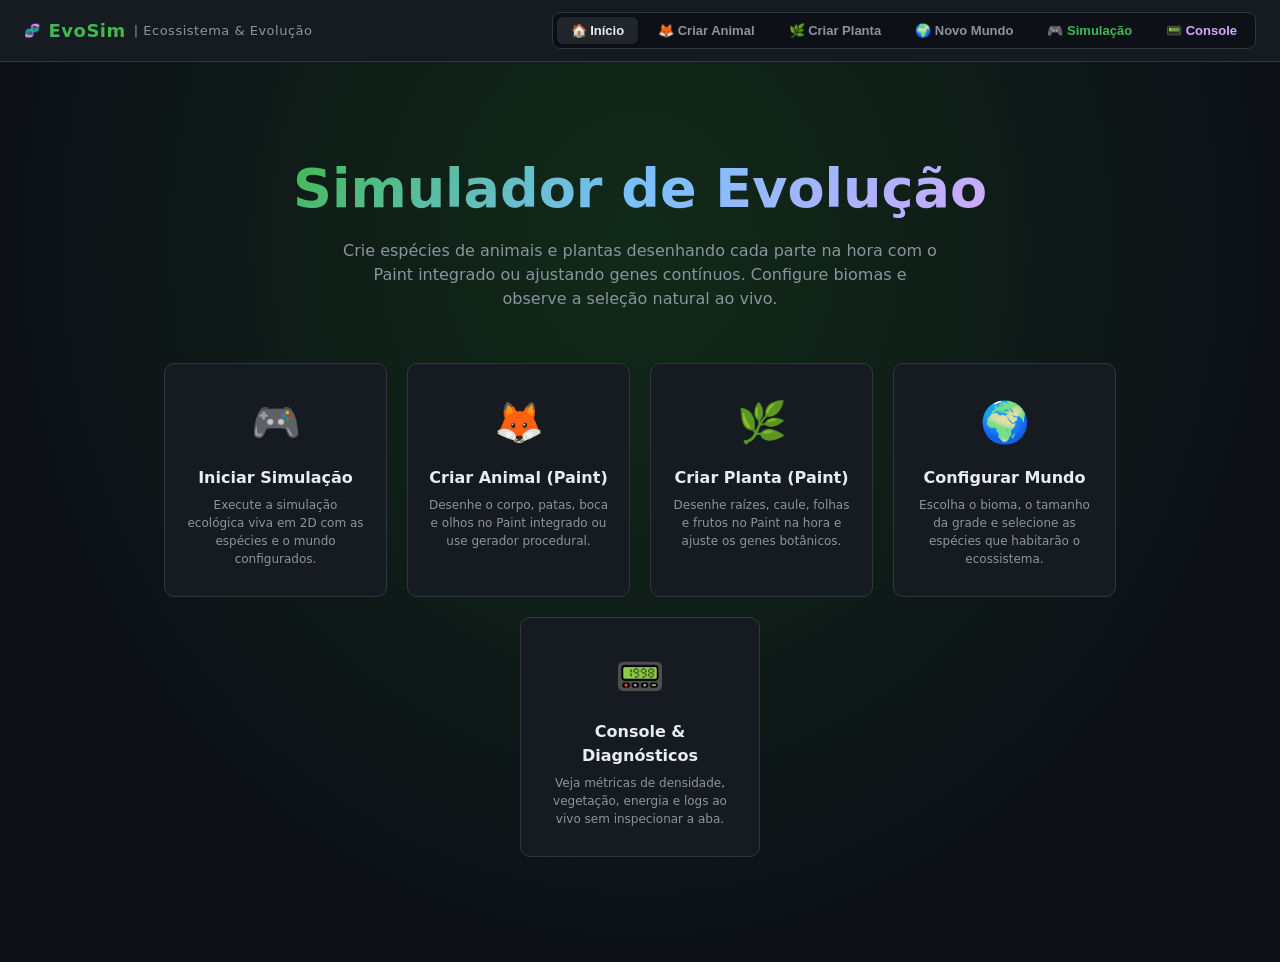
<file: web/index.html>
<!DOCTYPE html>
<html lang="pt-BR">
<head>
  <meta charset="UTF-8" />
  <meta name="viewport" content="width=device-width, initial-scale=1.0" />
  <title>Simulador de Ecossistema e Evolução Natural</title>
  <link rel="stylesheet" href="css/style.css" />
</head>
<body>

  <!-- ════════════════════════════════════════════════
       BARRA DE NAVEGAÇÃO SUPERIOR
  ═════════════════════════════════════════════════ -->
  <header class="top-bar">
    <div class="logo" onclick="showPage('menu')">
      <span>🧬</span> EvoSim
      <span>| Ecossistema & Evolução</span>
    </div>

    <div class="spacer"></div>

    <nav class="nav-tabs">
      <button class="nav-tab-btn active" data-page="menu" onclick="showPage('menu')">
        🏠 Início
      </button>
      <button class="nav-tab-btn" data-page="species" onclick="showPage('species')">
        🦊 Criar Animal
      </button>
      <button class="nav-tab-btn" data-page="plants" onclick="showPage('plants')">
        🌿 Criar Planta
      </button>
      <button class="nav-tab-btn" data-page="world" onclick="showPage('world')">
        🌍 Novo Mundo
      </button>
      <button class="nav-tab-btn" data-page="simulation" onclick="showPage('simulation')" style="color:var(--accent);">
        🎮 Simulação
      </button>
      <button class="nav-tab-btn" data-page="console" onclick="showPage('console')" style="color:var(--accent-purp);">
        📟 Console
      </button>
    </nav>
  </header>

  <!-- ════════════════════════════════════════════════
       PÁGINA 1: MENU PRINCIPAL
  ═════════════════════════════════════════════════ -->
  <main id="page-menu" class="page active">
    <div class="menu-hero">
      <h1>Simulador de Evolução</h1>
      <p>Crie espécies de animais e plantas desenhando cada parte na hora com o Paint integrado ou ajustando genes contínuos. Configure biomas e observe a seleção natural ao vivo.</p>
    </div>

    <div class="menu-cards">
      <!-- Card Iniciar Simulação -->
      <div class="menu-card" style="--card-accent:#3fb950" onclick="showPage('simulation')">
        <span class="card-icon">🎮</span>
        <h3>Iniciar Simulação</h3>
        <p>Execute a simulação ecológica viva em 2D com as espécies e o mundo configurados.</p>
      </div>

      <!-- Card Animal -->
      <div class="menu-card" style="--card-accent:#79c0ff" onclick="showPage('species')">
        <span class="card-icon">🦊</span>
        <h3>Criar Animal (Paint)</h3>
        <p>Desenhe o corpo, patas, boca e olhos no Paint integrado ou use gerador procedural.</p>
      </div>

      <!-- Card Planta -->
      <div class="menu-card" style="--card-accent:#56d364" onclick="showPage('plants')">
        <span class="card-icon">🌿</span>
        <h3>Criar Planta (Paint)</h3>
        <p>Desenhe raízes, caule, folhas e frutos no Paint na hora e ajuste os genes botânicos.</p>
      </div>

      <!-- Card Mundo -->
      <div class="menu-card" style="--card-accent:#ffa657" onclick="showPage('world')">
        <span class="card-icon">🌍</span>
        <h3>Configurar Mundo</h3>
        <p>Escolha o bioma, o tamanho da grade e selecione as espécies que habitarão o ecossistema.</p>
      </div>

      <!-- Card Console -->
      <div class="menu-card" style="--card-accent:#d2a8ff" onclick="showPage('console')">
        <span class="card-icon">📟</span>
        <h3>Console & Diagnósticos</h3>
        <p>Veja métricas de densidade, vegetação, energia e logs ao vivo sem inspecionar a aba.</p>
      </div>
    </div>
  </main>

  <!-- ════════════════════════════════════════════════
       PÁGINA 2: CRIADOR DE ANIMAIS
  ═════════════════════════════════════════════════ -->
  <section id="page-species" class="page">
    <div class="creator-layout">

      <!-- PAINEL LATERAL -->
      <aside class="sidebar-panel">
        <div class="panel-subnav">
          <button id="btn-animal-tab-attrs" class="active" onclick="switchAnimalSidebarTab('attrs')">
            ⚙️ Atributos
          </button>
          <button id="btn-animal-tab-components" onclick="switchAnimalSidebarTab('components')">
            🎨 Desenhar Partes
          </button>
        </div>

        <div class="sidebar-scroll">

          <!-- SUB-ABA 1: ATRIBUTOS GENÉTICOS -->
          <div id="animal-tab-attrs">
            <div id="animal-attrs">

              <!-- Físico -->
              <div class="attr-group">
                <div class="attr-group-title">🔬 Físico & Metabolismo</div>
                <div class="attr-row">
                  <label>Tamanho <span>50%</span></label>
                  <input type="range" min="0.05" max="1" step="0.01" value="0.5" data-gene="size" />
                </div>
                <div class="attr-row">
                  <label>Velocidade <span>50%</span></label>
                  <input type="range" min="0.05" max="1" step="0.01" value="0.5" data-gene="speed" />
                </div>

                <div class="attr-row">
                  <label>Adaptação Aquática (Nadador) <span>15%</span></label>
                  <input type="range" min="0" max="1" step="0.01" value="0.15" data-gene="aquatic" />
                </div>
                <div class="attr-row">
                  <label>Percepção (Visão) <span>50%</span></label>
                  <input type="range" min="0.05" max="1" step="0.01" value="0.5" data-gene="perception" />
                </div>
                <div class="attr-row">
                  <label>Saúde / Resistência <span>50%</span></label>
                  <input type="range" min="0.05" max="1" step="0.01" value="0.5" data-gene="health" />
                </div>
              </div>

              <!-- Dieta Restrita (Soma 100%) -->
              <div class="attr-group">
                <div class="attr-group-title">🍖 Dieta e Eficiência Digestiva (Soma: <span id="diet-total-label" style="color:var(--accent);">100%</span>)</div>
                <div class="attr-row">
                  <label>Índice Carnívoro <span>30%</span></label>
                  <input type="range" min="0" max="1" step="0.01" value="0.3" data-diet="meat" oninput="updateStrictDietUI('meat', this.value)" />
                </div>
                <div class="attr-row">
                  <label>Índice Vegetal <span>60%</span></label>
                  <input type="range" min="0" max="1" step="0.01" value="0.6" data-diet="plant" oninput="updateStrictDietUI('plant', this.value)" />
                </div>
                <div class="attr-row">
                  <label>Índice Carroceiro (Carcaças) <span>10%</span></label>
                  <input type="range" min="0" max="1" step="0.01" value="0.1" data-diet="carcass" oninput="updateStrictDietUI('carcass', this.value)" />
                </div>
              </div>

              <!-- Comportamento -->
              <div class="attr-group">
                <div class="attr-group-title">🧠 Comportamento & Defesa</div>
                <div class="attr-row">
                  <label>Agressividade (Hipopótamo) <span>30%</span></label>
                  <input type="range" min="0" max="1" step="0.01" value="0.3" data-gene="aggression" />
                </div>
              </div>

              <!-- Reprodução -->
              <div class="attr-group">
                <div class="attr-group-title">🍼 Ciclo Reprodutivo</div>
                <div class="attr-row">
                  <label>Tempo de Gestação <span>40%</span></label>
                  <input type="range" min="0.1" max="1" step="0.01" value="0.4" data-gene="gestation" />
                </div>
                <div class="attr-row">
                  <label>Nº de Filhotes <span>40%</span></label>
                  <input type="range" min="0.1" max="1" step="0.01" value="0.4" data-gene="offspringCount" />
                </div>
              </div>

              <!-- Clima & Visual -->
              <div class="attr-group">
                <div class="attr-group-title">🌡️ Clima e Pigmentação</div>
                <div class="attr-row thermal">
                  <label>Tolerância Térmica <span>🌿 Neutro (0.00)</span></label>
                  <input type="range" min="-1" max="1" step="0.01" value="0" data-gene="thermal" />
                </div>
                <div class="attr-row">
                  <label>Matiz da Cor <span style="color:hsl(120,75%,65%)">120°</span></label>
                  <input type="range" min="0" max="360" step="1" value="120" data-gene="colorHue" />
                </div>
              </div>

            </div>
          </div>

          <!-- SUB-ABA 2: DESENHAR COMPONENTES (PAINT) -->
          <div id="animal-tab-components" style="display:none;">
            <p style="font-size:12px;color:var(--text-muted);margin-bottom:14px;line-height:1.4;">
              Clique em <strong>🎨 Desenhar</strong> para criar qualquer parte no Paint na hora! As partes desenhadas se adaptam dinamicamente aos genes do animal.
            </p>

            <!-- Componente: Corpo -->
            <div class="component-card">
              <div class="component-header">
                <span class="component-title">🟢 Corpo Central</span>
                <span style="font-size:11px;color:var(--accent);">Escalado por Tamanho</span>
              </div>
              <div class="component-body">
                <div class="component-preview-box" id="box-animal-body">
                  <span class="placeholder-icon">🎨</span>
                </div>
                <div class="component-actions">
                  <button class="btn btn-primary btn-sm" onclick="miniPaint.open('animal', 'body', 'Corpo Central')">
                    🎨 Desenhar no Paint
                  </button>
                  <label class="file-upload-btn">
                    📁 PNG
                    <input type="file" id="upload-animal-body" accept="image/*" />
                  </label>
                  <button class="btn btn-secondary btn-sm" onclick="clearComponentImage('animal', 'body')">✕</button>
                </div>
              </div>
            </div>

            <!-- Componente: Membros/Patas -->
            <div class="component-card">
              <div class="component-header">
                <span class="component-title">🦵 Membros / Patas</span>
                <span style="font-size:11px;color:var(--accent);">Escalado por Velocidade</span>
              </div>
              <div class="component-body">
                <div class="component-preview-box" id="box-animal-limbs">
                  <span class="placeholder-icon">🎨</span>
                </div>
                <div class="component-actions">
                  <button class="btn btn-primary btn-sm" onclick="miniPaint.open('animal', 'limbs', 'Membros e Patas')">
                    🎨 Desenhar no Paint
                  </button>
                  <label class="file-upload-btn">
                    📁 PNG
                    <input type="file" id="upload-animal-limbs" accept="image/*" />
                  </label>
                  <button class="btn btn-secondary btn-sm" onclick="clearComponentImage('animal', 'limbs')">✕</button>
                </div>
              </div>
            </div>

            <!-- Componente: Boca/Mandíbula -->
            <div class="component-card">
              <div class="component-header">
                <span class="component-title">👄 Mandíbula / Boca</span>
                <span style="font-size:11px;color:var(--accent);">Escalado por Dieta Carnívora</span>
              </div>
              <div class="component-body">
                <div class="component-preview-box" id="box-animal-jaw">
                  <span class="placeholder-icon">🎨</span>
                </div>
                <div class="component-actions">
                  <button class="btn btn-primary btn-sm" onclick="miniPaint.open('animal', 'jaw', 'Mandíbula e Boca')">
                    🎨 Desenhar no Paint
                  </button>
                  <label class="file-upload-btn">
                    📁 PNG
                    <input type="file" id="upload-animal-jaw" accept="image/*" />
                  </label>
                  <button class="btn btn-secondary btn-sm" onclick="clearComponentImage('animal', 'jaw')">✕</button>
                </div>
              </div>
            </div>

            <!-- Componente: Olhos -->
            <div class="component-card">
              <div class="component-header">
                <span class="component-title">👀 Olhos</span>
                <span style="font-size:11px;color:var(--accent);">Escalado por Percepção</span>
              </div>
              <div class="component-body">
                <div class="component-preview-box" id="box-animal-eyes">
                  <span class="placeholder-icon">🎨</span>
                </div>
                <div class="component-actions">
                  <button class="btn btn-primary btn-sm" onclick="miniPaint.open('animal', 'eyes', 'Olhos')">
                    🎨 Desenhar no Paint
                  </button>
                  <label class="file-upload-btn">
                    📁 PNG
                    <input type="file" id="upload-animal-eyes" accept="image/*" />
                  </label>
                  <button class="btn btn-secondary btn-sm" onclick="clearComponentImage('animal', 'eyes')">✕</button>
                </div>
              </div>
            </div>

            <!-- Componente: Detalhes -->
            <div class="component-card">
              <div class="component-header">
                <span class="component-title">✨ Cobertura / Espinhos</span>
                <span style="font-size:11px;color:var(--accent);">Escalado por Agressividade/Clima</span>
              </div>
              <div class="component-body">
                <div class="component-preview-box" id="box-animal-detail">
                  <span class="placeholder-icon">🎨</span>
                </div>
                <div class="component-actions">
                  <button class="btn btn-primary btn-sm" onclick="miniPaint.open('animal', 'detail', 'Espinhos e Cobertura')">
                    🎨 Desenhar no Paint
                  </button>
                  <label class="file-upload-btn">
                    📁 PNG
                    <input type="file" id="upload-animal-detail" accept="image/*" />
                  </label>
                  <button class="btn btn-secondary btn-sm" onclick="clearComponentImage('animal', 'detail')">✕</button>
                </div>
              </div>
            </div>

          </div>

        </div>

        <!-- CATÁLOGO DE ANIMAIS SALVOS -->
        <div class="saved-section">
          <div class="saved-section-title">
            <span>💾 Animais Salvos</span>
            <span style="color:var(--accent);cursor:pointer;" onclick="randomizeAnimalGenes()">🎲 Sortear</span>
          </div>
          <div class="saved-list" id="saved-animals-list"></div>
        </div>
      </aside>

      <!-- ÁREA DE VISUALIZAÇÃO (CANVAS) -->
      <main class="creator-main">
        <div class="canvas-viewport">
          <span class="canvas-badge">Preview em Tempo Real</span>
          <canvas id="animal-canvas" width="520" height="420"></canvas>
        </div>

        <!-- RODAPÉ DE AÇÕES -->
        <footer class="creator-footer">
          <input type="text" id="animal-name" placeholder="Nome da espécie animal (ex: Predador das Sombras)" maxlength="40" />
          <button class="btn btn-primary" onclick="saveAnimalSpecies()">💾 Salvar Animal</button>
          <button class="btn btn-secondary" onclick="exportAnimalPNG()">🖼️ Exportar Sprite PNG</button>
          <button class="btn btn-secondary btn-sm" onclick="resetAnimalGenes()">🔄 Reset</button>
        </footer>
      </main>

    </div>
  </section>

  <!-- ════════════════════════════════════════════════
       PÁGINA 3: CRIADOR DE PLANTAS
  ═════════════════════════════════════════════════ -->
  <section id="page-plants" class="page">
    <div class="creator-layout">

      <!-- PAINEL LATERAL BOTÂNICO -->
      <aside class="sidebar-panel">
        <div class="panel-subnav">
          <button id="btn-plant-tab-attrs" class="active" onclick="switchPlantSidebarTab('attrs')">
            🌿 Atributos Botânicos
          </button>
          <button id="btn-plant-tab-components" onclick="switchPlantSidebarTab('components')">
            🎨 Desenhar Partes
          </button>
        </div>

        <div class="sidebar-scroll">

          <!-- SUB-ABA 1: GENES DAS PLANTAS -->
          <div id="plant-tab-attrs">
            <div id="plant-attrs">

              <div class="attr-group">
                <div class="attr-group-title">🌱 Morfologia & Crescimento</div>
                <div class="attr-row">
                  <label>Altura / Tamanho <span>50%</span></label>
                  <input type="range" min="0.1" max="1" step="0.01" value="0.5" data-gene="height" />
                </div>
                <div class="attr-row">
                  <label>Eficiência de Raiz (Seca) <span>50%</span></label>
                  <input type="range" min="0.1" max="1" step="0.01" value="0.5" data-gene="rootEfficiency" />
                </div>
                <div class="attr-row">
                  <label>Velocidade de Crescimento <span>50%</span></label>
                  <input type="range" min="0.1" max="1" step="0.01" value="0.5" data-gene="growthSpeed" />
                </div>
              </div>

              <div class="attr-group">
                <div class="attr-group-title">🛡️ Defesa & Adaptação</div>
                <div class="attr-row">
                  <label>Defesa (Espinhos / Toxina) <span>30%</span></label>
                  <input type="range" min="0" max="1" step="0.01" value="0.3" data-gene="defense" />
                </div>
                <div class="attr-row">
                  <label>Resistência a Parasitas <span>50%</span></label>
                  <input type="range" min="0.1" max="1" step="0.01" value="0.5" data-gene="parasiteResistance" />
                </div>
              </div>

              <div class="attr-group">
                <div class="attr-group-title">🍎 Reprodução & Frutos</div>
                <div class="attr-row">
                  <label>Atratividade do Fruto <span>40%</span></label>
                  <input type="range" min="0" max="1" step="0.01" value="0.4" data-gene="fruitAttraction" />
                </div>
              </div>

              <div class="attr-group">
                <div class="attr-group-title">🌡️ Clima & Pigmentação</div>
                <div class="attr-row thermal">
                  <label>Tolerância Térmica <span>🌿 Neutro (0.00)</span></label>
                  <input type="range" min="-1" max="1" step="0.01" value="0" data-gene="thermal" />
                </div>
                <div class="attr-row">
                  <label>Matiz da Folhagem <span style="color:hsl(110,75%,65%)">110°</span></label>
                  <input type="range" min="0" max="360" step="1" value="110" data-gene="colorHue" />
                </div>
              </div>

            </div>
          </div>

          <!-- SUB-ABA 2: DESENHAR COMPONENTES DA PLANTA (PAINT) -->
          <div id="plant-tab-components" style="display:none;">
            <p style="font-size:12px;color:var(--text-muted);margin-bottom:14px;line-height:1.4;">
              Desenhe partes botânicas exclusivas no Paint na hora! As imagens desenhadas serão escaladas conforme a altura, raízes e frutos definidos nos genes.
            </p>

            <!-- Raízes -->
            <div class="component-card">
              <div class="component-header">
                <span class="component-title">🌾 Raízes</span>
                <span style="font-size:11px;color:var(--accent);">Escalado por Eficiência de Raiz</span>
              </div>
              <div class="component-body">
                <div class="component-preview-box" id="box-plant-roots">
                  <span class="placeholder-icon">🌱</span>
                </div>
                <div class="component-actions">
                  <button class="btn btn-primary btn-sm" onclick="miniPaint.open('plant', 'roots', 'Raízes Subterrâneas')">
                    🎨 Desenhar no Paint
                  </button>
                  <label class="file-upload-btn">
                    📁 PNG
                    <input type="file" id="upload-plant-roots" accept="image/*" />
                  </label>
                  <button class="btn btn-secondary btn-sm" onclick="clearComponentImage('plant', 'roots')">✕</button>
                </div>
              </div>
            </div>

            <!-- Caule / Tronco -->
            <div class="component-card">
              <div class="component-header">
                <span class="component-title">🪵 Caule / Tronco</span>
                <span style="font-size:11px;color:var(--accent);">Escalado por Altura</span>
              </div>
              <div class="component-body">
                <div class="component-preview-box" id="box-plant-stem">
                  <span class="placeholder-icon">🌱</span>
                </div>
                <div class="component-actions">
                  <button class="btn btn-primary btn-sm" onclick="miniPaint.open('plant', 'stem', 'Caule e Tronco')">
                    🎨 Desenhar no Paint
                  </button>
                  <label class="file-upload-btn">
                    📁 PNG
                    <input type="file" id="upload-plant-stem" accept="image/*" />
                  </label>
                  <button class="btn btn-secondary btn-sm" onclick="clearComponentImage('plant', 'stem')">✕</button>
                </div>
              </div>
            </div>

            <!-- Folhas / Copa -->
            <div class="component-card">
              <div class="component-header">
                <span class="component-title">🍃 Folhas / Copa</span>
                <span style="font-size:11px;color:var(--accent);">Escalado por Altura e Matiz</span>
              </div>
              <div class="component-body">
                <div class="component-preview-box" id="box-plant-leaves">
                  <span class="placeholder-icon">🌱</span>
                </div>
                <div class="component-actions">
                  <button class="btn btn-primary btn-sm" onclick="miniPaint.open('plant', 'leaves', 'Folhas e Copa')">
                    🎨 Desenhar no Paint
                  </button>
                  <label class="file-upload-btn">
                    📁 PNG
                    <input type="file" id="upload-plant-leaves" accept="image/*" />
                  </label>
                  <button class="btn btn-secondary btn-sm" onclick="clearComponentImage('plant', 'leaves')">✕</button>
                </div>
              </div>
            </div>

            <!-- Espinhos -->
            <div class="component-card">
              <div class="component-header">
                <span class="component-title">🌵 Espinhos / Defesa</span>
                <span style="font-size:11px;color:var(--accent);">Escalado por Defesa</span>
              </div>
              <div class="component-body">
                <div class="component-preview-box" id="box-plant-thorns">
                  <span class="placeholder-icon">🌱</span>
                </div>
                <div class="component-actions">
                  <button class="btn btn-primary btn-sm" onclick="miniPaint.open('plant', 'thorns', 'Espinhos e Toxinas')">
                    🎨 Desenhar no Paint
                  </button>
                  <label class="file-upload-btn">
                    📁 PNG
                    <input type="file" id="upload-plant-thorns" accept="image/*" />
                  </label>
                  <button class="btn btn-secondary btn-sm" onclick="clearComponentImage('plant', 'thorns')">✕</button>
                </div>
              </div>
            </div>

            <!-- Frutos / Flores -->
            <div class="component-card">
              <div class="component-header">
                <span class="component-title">🍎 Frutos / Flores</span>
                <span style="font-size:11px;color:var(--accent);">Escalado por Atratividade</span>
              </div>
              <div class="component-body">
                <div class="component-preview-box" id="box-plant-fruit">
                  <span class="placeholder-icon">🌱</span>
                </div>
                <div class="component-actions">
                  <button class="btn btn-primary btn-sm" onclick="miniPaint.open('plant', 'fruit', 'Frutos e Flores')">
                    🎨 Desenhar no Paint
                  </button>
                  <label class="file-upload-btn">
                    📁 PNG
                    <input type="file" id="upload-plant-fruit" accept="image/*" />
                  </label>
                  <button class="btn btn-secondary btn-sm" onclick="clearComponentImage('plant', 'fruit')">✕</button>
                </div>
              </div>
            </div>

          </div>

        </div>

        <!-- CATÁLOGO DE PLANTAS SALVAS -->
        <div class="saved-section">
          <div class="saved-section-title">
            <span>💾 Plantas Salvas</span>
            <span style="color:var(--accent);cursor:pointer;" onclick="randomizePlantGenes()">🎲 Sortear</span>
          </div>
          <div class="saved-list" id="saved-plants-list"></div>
        </div>
      </aside>

      <!-- ÁREA DE PREVIEW DA PLANTA -->
      <main class="creator-main">
        <div class="canvas-viewport">
          <span class="canvas-badge">Preview Botânico</span>
          <canvas id="plant-canvas" width="520" height="420"></canvas>
        </div>

        <!-- RODAPÉ -->
        <footer class="creator-footer">
          <input type="text" id="plant-name" placeholder="Nome da planta (ex: Carvalho Espinhoso)" maxlength="40" />
          <button class="btn btn-primary" onclick="savePlantSpecies()">💾 Salvar Planta</button>
          <button class="btn btn-secondary" onclick="exportPlantPNG()">🖼️ Exportar Sprite PNG</button>
          <button class="btn btn-secondary btn-sm" onclick="resetPlantGenes()">🔄 Reset</button>
        </footer>
      </main>

    </div>
  </section>

  <!-- ════════════════════════════════════════════════
       PÁGINA 4: CONFIGURAÇÃO DE MUNDOS NOVOS
  ═════════════════════════════════════════════════ -->
  <section id="page-world" class="page">
    <div class="content">
      <div class="world-container">

        <h2 style="font-size:20px;font-weight:800;margin-bottom:8px;">🌍 Configurar Novo Mundo</h2>
        <p style="color:var(--text-muted);font-size:13px;margin-bottom:24px;">
          Selecione o bioma base, defina os parâmetros ambientais e selecione as espécies iniciais criadas que habitarão o ecossistema.
        </p>

        <!-- 1. BIOMAS -->
        <p style="font-size:12px;font-weight:700;color:var(--text-dim);text-transform:uppercase;letter-spacing:.8px;margin-bottom:12px;">
          1. Escolha o Bioma Inicial
        </p>
        <div class="world-grid" id="world-grid"></div>

        <!-- 2. PARÂMETROS AMBIENTAIS -->
        <div class="world-config">
          <h3>2. Parâmetros Ambientais</h3>

          <div class="cfg-row">
            <label>Tamanho da Grade 2D</label>
            <input type="range" id="world-size" min="20" max="300" value="50" step="5" />
            <span class="cfg-val" id="world-size-val">50</span>
            <span class="cfg-unit">células</span>
          </div>

          <div class="cfg-row">
            <label>Duração das Estações</label>
            <input type="range" id="world-season-length" min="30" max="360" value="120" step="10" />
            <span class="cfg-val" id="world-season-length-val">120</span>
            <span class="cfg-unit">ticks</span>
          </div>
        </div>

        <!-- 3. INDIVÍDUOS POR ESPÉCIE & CALIBRAÇÃO TRÓFICA -->
        <div class="world-config">
          <div style="display:flex;align-items:center;justify-content:space-between;margin-bottom:16px;flex-wrap:wrap;gap:10px;">
            <div style="display:flex;align-items:center;gap:12px;flex-wrap:wrap;">
              <h3 style="margin:0;">3. Quantidade de Indivíduos por Espécie</h3>
              <button type="button" class="btn btn-secondary btn-sm" onclick="autoBalanceTrophicPopulations()" style="border-color:var(--accent);color:var(--accent);">
                ⚖️ Auto-Equilíbrio Trófico
              </button>
            </div>
            <div style="display:flex;gap:12px;font-size:12px;">
              <span>🦊 Total Animais: <strong id="total-animals-badge" style="color:var(--accent);">0</strong></span>
              <span>🌿 Total Plantas: <strong id="total-plants-badge" style="color:var(--accent);">0</strong></span>
            </div>
            <!-- PAINEL DE TESTES POPULACIONAIS -->
<div style="display:flex;align-items:center;gap:12px;margin:16px 0;padding:12px;border:1px solid var(--border);border-radius:8px;">
  <label for="test-profile-select">Perfil de teste:</label>

  <select id="test-profile-select">
    <option value="A">A - 100 animais</option>
    <option value="B">B - 400 animais</option>
    <option value="C">C - 460 animais</option>
    <option value="D">D - 510 animais</option>
    <option value="E">E - 590 animais</option>
  </select>

  <button type="button" class="btn-mini" onclick="applyTestSpeciesProfile()">
    Aplicar teste
  </button>
</div>
          </div>

          <!-- SUB-SEÇÃO: ANIMAIS -->
          <div class="species-population-section" style="margin-bottom:24px;">
            <div class="species-section-header">
              <div class="species-section-title">
                <span>🦊 População de Animais</span>
                <span class="species-total-badge" id="subtotal-animals-badge">0 indivíduos</span>
              </div>
              <div class="species-quick-actions">
                <button type="button" class="btn-mini" onclick="adjustAllSpeciesCounts('animal', 5)">+5 Todos</button>
                <button type="button" class="btn-mini" onclick="adjustAllSpeciesCounts('animal', -5)">-5 Todos</button>
                <button type="button" class="btn-mini" onclick="resetSpeciesCountsToDefault('animal')">Padrão</button>
                <button type="button" class="btn-mini" onclick="zeroAllSpeciesCounts('animal')">Zerar</button>
              </div>
            </div>
            <div class="species-count-list" id="world-animals-counts-list"></div>
          </div>

          <!-- SUB-SEÇÃO: PLANTAS -->
          <div class="species-population-section">
            <div class="species-section-header">
              <div class="species-section-title">
                <span>🌿 População de Plantas</span>
                <span class="species-total-badge" id="subtotal-plants-badge">0 vegetais</span>
              </div>
              <div class="species-quick-actions">
                <button type="button" class="btn-mini" onclick="adjustAllSpeciesCounts('plant', 10)">+10 Todas</button>
                <button type="button" class="btn-mini" onclick="adjustAllSpeciesCounts('plant', -10)">-10 Todas</button>
                <button type="button" class="btn-mini" onclick="resetSpeciesCountsToDefault('plant')">Padrão</button>
                <button type="button" class="btn-mini" onclick="zeroAllSpeciesCounts('plant')">Zerar</button>
              </div>
            </div>
            <div class="species-count-list" id="world-plants-counts-list"></div>
          </div>

        </div>

        <!-- 4. PARÂMETROS DE EVOLUÇÃO E EQUILÍBRIO -->
        <div class="world-config" style="margin-top:0;">
          <h3>4. Parâmetros de Evolução &amp; Equilíbrio</h3>
          <p style="font-size:12px;color:var(--text-muted);margin-bottom:16px;">Configure a intensidade da evolução e os mecanismos de regulação ecológica. Podem ser ajustados durante a simulação via aba Console do painel lateral.</p>

          <div class="cfg-row">
            <label>🧬 Multiplicador de Mutações</label>
            <input type="range" id="world-mutation-rate" min="0.5" max="3.0" step="0.1" value="1.0"
              oninput="document.getElementById('world-mutation-rate-val').textContent = parseFloat(this.value).toFixed(1) + 'x'" />
            <span class="cfg-val" id="world-mutation-rate-val">1.0x</span>
          </div>

          <div class="cfg-row">
            <label>🥩 Saciedade dos Predadores</label>
            <input type="range" id="world-predator-satiety" min="10" max="95" step="5" value="65"
              oninput="document.getElementById('world-predator-satiety-val').textContent = this.value + '%'" />
            <span class="cfg-val" id="world-predator-satiety-val">65%</span>
            <span class="cfg-unit">de energia</span>
          </div>

          <div class="cfg-row">
            <label>🌱 Taxa do Banco de Sementes</label>
            <input type="range" id="world-seed-bank" min="0" max="40" step="2" value="14"
              oninput="document.getElementById('world-seed-bank-val').textContent = this.value + '%'" />
            <span class="cfg-val" id="world-seed-bank-val">14%</span>
          </div>

          <div class="cfg-row">
            <label>⚖️ Homeostase Automática</label>
            <label style="display:flex;align-items:center;gap:8px;font-size:13px;cursor:pointer;">
              <input type="checkbox" id="world-auto-homeostasis" checked style="width:16px;height:16px;" />
              <span id="world-auto-homeostasis-label" style="color:var(--accent);">Ativada</span>
            </label>
          </div>

          <div style="display:flex;gap:10px;flex-wrap:wrap;margin-top:14px;">
            <button type="button" class="btn btn-secondary btn-sm" onclick="applyWorldEvoPreset('sustainable')" style="border-color:var(--accent);color:var(--accent);">🟢 Equilíbrio Estável</button>
            <button type="button" class="btn btn-secondary btn-sm" onclick="applyWorldEvoPreset('fast-evolution')">⚡ Evolução Acelerada</button>
            <button type="button" class="btn btn-secondary btn-sm" onclick="applyWorldEvoPreset('hardcore')">🦁 Mundo Selvagem</button>
          </div>
        </div>

        <!-- 5. AMBIENTE PERSONALIZADO -->
        <div class="world-config" style="margin-top:0;">
          <h3>5. 🎨 Ambiente Personalizado</h3>
          <p style="font-size:12px;color:var(--text-muted);margin-bottom:16px;">Ajuste as condições físicas iniciais do mundo antes de iniciar. Esses parâmetros afetam diretamente a sobrevivência desde o tick 1.</p>

          <div class="cfg-row">
            <label>🌡️ Temperatura Base Inicial</label>
            <input type="range" id="world-init-temp" min="-8" max="8" step="1" value="0"
              oninput="updateInitTempLabel(this.value)" />
            <span class="cfg-val" id="world-init-temp-val">+0°C</span>
          </div>

          <div class="cfg-row">
            <label>🌊 Proporção de Água</label>
            <input type="range" id="world-water-ratio" min="0" max="40" step="2" value="8"
              oninput="document.getElementById('world-water-ratio-val').textContent = this.value + '%'" />
            <span class="cfg-val" id="world-water-ratio-val">8%</span>
          </div>

          <div class="cfg-row">
            <label>🪨 Proporção de Rochas</label>
            <input type="range" id="world-rocky-ratio" min="0" max="30" step="2" value="6"
              oninput="document.getElementById('world-rocky-ratio-val').textContent = this.value + '%'" />
            <span class="cfg-val" id="world-rocky-ratio-val">6%</span>
          </div>

          <div class="cfg-row">
            <label>🌱 Fertilidade do Solo</label>
            <input type="range" id="world-soil-fertility" min="20" max="100" step="5" value="60"
              oninput="document.getElementById('world-soil-fertility-val').textContent = this.value + '%'" />
            <span class="cfg-val" id="world-soil-fertility-val">60%</span>
          </div>

          <div class="cfg-row">
            <label>☀️ Intensidade Solar</label>
            <input type="range" id="world-sunlight" min="30" max="100" step="5" value="70"
              oninput="document.getElementById('world-sunlight-val').textContent = this.value + '%'" />
            <span class="cfg-val" id="world-sunlight-val">70%</span>
          </div>
        </div>

        <!-- BOTÃO DE INICIAR -->
        <div style="display:flex;justify-content:center;padding:10px 0 30px;">
          <button class="btn btn-primary" style="font-size:15px;padding:12px 36px;" onclick="saveAndStartWorld()">
            🚀 Iniciar Simulação Agora
          </button>
        </div>

      </div>
    </div>
  </section>

  <!-- ════════════════════════════════════════════════
       PÁGINA 5: SIMULAÇÃO ECOLÓGICA EM TEMPO REAL
  ═════════════════════════════════════════════════ -->
  <section id="page-simulation" class="page">
    <!-- BARRA DE CONTROLE DA SIMULAÇÃO -->
    <div class="sim-header">
      <div class="sim-controls">
        <button id="btn-sim-play" class="btn btn-secondary btn-sm" onclick="togglePlayPause()">
          ⏸️ Pausar
        </button>

        <div class="speed-group">
          <button class="speed-btn active" data-speed="1" onclick="setSimSpeed(1)">1x</button>
          <button class="speed-btn" data-speed="2" onclick="setSimSpeed(2)">2x</button>
          <button class="speed-btn" data-speed="5" onclick="setSimSpeed(5)">5x</button>
          <button class="speed-btn" data-speed="10" onclick="setSimSpeed(10)">10x</button>
          <button class="speed-btn" data-speed="20" onclick="setSimSpeed(20)" title="Velocidade Turbo 20x">20x ⚡</button>
        </div>

        <!-- CONTROLES DE ZOOM E CÂMERA -->
        <div class="zoom-group">
          <button class="btn btn-secondary btn-sm" onclick="simCamera.zoomOut()" title="Diminuir Zoom">🔍 -</button>
          <span class="zoom-badge" id="sim-zoom-badge">100%</span>
          <button class="btn btn-secondary btn-sm" onclick="simCamera.zoomIn()" title="Aumentar Zoom">🔍 +</button>
          <button class="btn btn-secondary btn-sm" onclick="simCamera.fitToScreen()" title="Enquadrar Mapa">⛶ Ajustar</button>
          <button class="btn btn-secondary btn-sm" onclick="simCamera.resetZoom()" title="Tamanho Real (100%)">1:1</button>
        </div>

        <button class="btn btn-secondary btn-sm" onclick="analyticsModal.open('phylo')">
          🌳 Árvore Filogenética
        </button>
        <button class="btn btn-secondary btn-sm" onclick="analyticsModal.open('pop')">
          📊 Gráficos & Mutações
        </button>

        <button class="btn btn-secondary btn-sm" onclick="showPage('console')" title="Abrir Console do Sistema e Diagnósticos">
          📟 Console
        </button>

        <button class="btn btn-secondary btn-sm" onclick="simFastForward()">
          ⏩ +50 Ticks
        </button>

        <button class="btn btn-secondary btn-sm" onclick="resetSimulation()">
          🔄 Reiniciar
        </button>
        <!-- BOTÃO DE ATIVAR/DESATIVAR GRADE -->
        <button id="btn-toggle-grid" class="btn btn-secondary btn-sm active" onclick="engine.toggleGridLines()" title="Ocultar/Exibir Linhas da Grade">
          🔲 Grade
        </button>
        <button id="btn-toggle-simplified" class="btn btn-secondary btn-sm" onclick="toggleSimplifiedSprites()" title="Alternar Modo de Alto Desempenho (Sprites Simplificados)">
          ⚡ Modo Rápido: Desligado
        </button>
        <button id="btn-trigger-meteor" class="btn btn-danger btn-sm" onclick="toggleMeteorMode()" title="Catástrofe: Lançar Meteoro (Clique para mirar no mapa ou clique novamente para impacto aleatório)">
          ☄️ Meteoro
        </button>

        <!-- CONTROLES DE MUDANÇA CLIMÁTICA -->
        <div class="climate-group" title="Simular Mudança Climática: aquecimento ou resfriamento global">
          <span class="climate-label">🌡️ Clima</span>
          <button class="btn btn-secondary btn-sm climate-btn" onclick="shiftClimateGlobal(-0.25)" title="Resfriamento Global −4°C">🧊 −</button>
          <button class="btn btn-secondary btn-sm climate-btn" onclick="resetClimate()" id="btn-reset-climate" title="Resetar Clima">↺</button>
          <button class="btn btn-secondary btn-sm climate-btn" onclick="shiftClimateGlobal(+0.25)" title="Aquecimento Global +4°C">🔥 +</button>
        </div>

        <!-- LENTE DIDÁTICA DO MAPA -->
        <div class="climate-group" title="Modo de visualização didática do mapa">
          <span class="climate-label">🗺️ Lente</span>
          <select id="map-lens-select" class="analytics-select" onchange="setMapViewMode(this.value)" aria-label="Modo de visualização do mapa">
            <option value="biomes">Normal (Biomas)</option>
            <option value="temperature">Mapa de Temperatura</option>
            <option value="nutrients">Mapa de Nutrientes</option>
          </select>
        </div>
      </div>

      <div class="sim-badges">
        <span class="sim-badge" id="sim-season-badge">🌸 Primavera</span>
        <span class="sim-badge" id="sim-gen-badge">Geração 1</span>
      </div>

      <div class="sim-stats-strip">
        <span>🦊 Vivos: <strong id="stat-animals-count">0</strong></span>
        <span>🌿 Plantas: <strong id="stat-plants-count">0</strong></span>
        <span>🥩 Carcaças: <strong id="stat-carcasses-count">0</strong></span>
      </div>

      <button class="btn-back" onclick="showPage('menu')">← Menu</button>
    </div>

    <!-- CORPO DA SIMULAÇÃO -->
    <div class="sim-body">
      <!-- ÁREA DE CANVAS 2D -->
      <div class="sim-canvas-area">
        <canvas id="sim-canvas"></canvas>
        <div id="map-lens-legend" style="display:none;position:absolute;bottom:12px;left:12px;background:rgba(13,17,23,0.86);border:1px solid var(--border);border-radius:6px;padding:5px 10px;font-size:11px;color:var(--text-main);pointer-events:none;z-index:10;backdrop-filter:blur(4px);"></div>
      </div>

      <!-- PAINEL LATERAL COM ABAS: INSPETOR | CENSO | CONSOLE -->
      <aside class="sim-sidebar">
        <!-- TABS NAVEGAÇÃO LATERAL -->
        <div class="sidebar-tabs">
          <button class="sidebar-tab active" data-sidepanel="inspector" onclick="switchSidePanel('inspector')">🔍 Inspetor</button>
          <button class="sidebar-tab" data-sidepanel="census" onclick="switchSidePanel('census')">📊 Censo</button>
          <button class="sidebar-tab" data-sidepanel="console" onclick="switchSidePanel('console')">📟 Console</button>
        </div>

        <!-- PAINEL 1: INSPETOR -->
        <div id="sidepanel-inspector" class="sidepanel active">
          <div class="inspector-card" id="sim-inspector">
            <span style="color:var(--text-dim);font-size:12px;">Clique em um animal ou planta na tela para inspecionar seu estágio de vida, compatibilidade térmica, fator limitante e genótipo.</span>
          </div>
          <h3 style="margin-top:16px;font-size:12px;color:var(--text-dim);">📖 Guia Ecológico</h3>
          <div style="font-size:11px;color:var(--text-muted);display:flex;flex-direction:column;gap:6px;line-height:1.4;">
            <div><strong style="color:var(--text-main);">🌿 Herbívoros:</strong> Buscam plantas. Sobrepastoreio mata raízes!</div>
            <div><strong style="color:var(--text-main);">🐺 Carnívoros:</strong> Caçam presas ou comem carcaças. Canibalismo transmite Príons.</div>
            <div><strong style="color:var(--text-main);">🍼 Reprodução:</strong> Requer energia alta. Inanição causa aborto.</div>
            <div><strong style="color:var(--text-main);">🥩 Carcaças:</strong> Mineralizam nitrogênio para as plantas.</div>
            <div><strong style="color:var(--text-main);">❄️ Estações:</strong> Inverno testa resiliência térmica dos seres.</div>
          </div>
        </div>

        <!-- PAINEL 2: CENSO -->
        <div id="sidepanel-census" class="sidepanel" style="display:none;">
          <div class="species-census-box" id="sim-species-census">
            <span style="color:var(--text-dim);font-size:11px;">Carregando censo populacional...</span>
          </div>
        </div>

        <!-- PAINEL 3: CONSOLE DE DIAGNÓSTICOS (atualiza a cada 100 ticks) -->
        <div id="sidepanel-console" class="sidepanel" style="display:none;">
          <div class="side-console-header">
            <span id="side-console-tick-badge" style="font-size:11px;color:var(--accent);">Ciclo: 0</span>
            <span style="font-size:10px;color:var(--text-dim);">Atualiza a cada 100 ticks</span>
          </div>

          <!-- MÉTRICAS RÁPIDAS EM CARDS COMPACTOS -->
          <div class="side-diag-grid">
            <div class="side-diag-card" style="--sc:#3fb950;">
              <div class="side-diag-label">🌿 Plantas</div>
              <div class="side-diag-val" id="sc-plants">0</div>
            </div>
            <div class="side-diag-card" style="--sc:#79c0ff;">
              <div class="side-diag-label">🦊 Animais</div>
              <div class="side-diag-val" id="sc-animals">0</div>
            </div>
            <div class="side-diag-card" style="--sc:#ffa657;">
              <div class="side-diag-label">🌾 Herbívoros</div>
              <div class="side-diag-val" id="sc-herbivores">0</div>
            </div>
            <div class="side-diag-card" style="--sc:#f78166;">
              <div class="side-diag-label">🐺 Carnívoros</div>
              <div class="side-diag-val" id="sc-carnivores">0</div>
            </div>
            <div class="side-diag-card" style="--sc:#d2a8ff;">
              <div class="side-diag-label">⚡ E.Média</div>
              <div class="side-diag-val" id="sc-avg-energy">—</div>
            </div>
            <div class="side-diag-card" style="--sc:#e3b341;">
              <div class="side-diag-label">🏹 Abates/100t</div>
              <div class="side-diag-val" id="sc-kills">0</div>
            </div>
          </div>

          <!-- LOG DE EVENTOS COMPACTO -->
          <div style="flex:1;min-height:0;display:flex;flex-direction:column;">
            <div style="font-size:11px;font-weight:700;color:var(--text-dim);margin-bottom:6px;flex-shrink:0;">📜 Log de Eventos</div>
            <div id="side-console-log" style="font-size:10px;color:var(--text-muted);flex:1;overflow-y:auto;display:flex;flex-direction:column;gap:3px;"></div>
          </div>
        </div>
      </aside>
    </div>
  </section>

  <!-- ════════════════════════════════════════════════
       PÁGINA 6: CONSOLE DO SISTEMA & DIAGNÓSTICOS EM TEMPO REAL
  ═════════════════════════════════════════════════ -->
  <section id="page-console" class="page">
    <div class="console-header">
      <div class="console-title-wrap">
        <span class="console-title-icon">📟</span>
        <div>
          <h2>Console do Sistema & Diagnósticos</h2>
          <p class="console-subtitle">Monitore métricas da vegetação, densidade, energia, IA e controle o equilíbrio ecológico em tempo real sem inspecionar.</p>
        </div>
      </div>

      <div class="console-sim-bar">
        <button id="btn-console-play" class="btn btn-secondary btn-sm" onclick="togglePlayPause()">
          ⏸️ Pausar
        </button>
        <div class="speed-group">
          <button class="speed-btn console-speed-btn active" data-speed="1" onclick="setSimSpeed(1)">1x</button>
          <button class="speed-btn console-speed-btn" data-speed="2" onclick="setSimSpeed(2)">2x</button>
          <button class="speed-btn console-speed-btn" data-speed="5" onclick="setSimSpeed(5)">5x</button>
          <button class="speed-btn console-speed-btn" data-speed="10" onclick="setSimSpeed(10)">10x</button>
          <button class="speed-btn console-speed-btn" data-speed="20" onclick="setSimSpeed(20)">20x ⚡</button>
        </div>

        <div class="sim-badges">
          <span class="sim-badge" id="console-season-badge">🌸 Primavera</span>
          <span class="sim-badge" id="console-gen-badge">Geração 1</span>
          <span class="sim-badge" id="console-tick-badge">Ciclo: 0</span>
        </div>

        <div class="sim-stats-strip">
          <span>🦊 <strong id="console-stat-animals">0</strong></span>
          <span>🌿 <strong id="console-stat-plants">0</strong></span>
          <span>🥩 <strong id="console-stat-carcasses">0</strong></span>
        </div>

        <button class="btn btn-primary btn-sm" onclick="showPage('simulation')">
          🎮 Ir para Simulação
        </button>
      </div>
    </div>

    <!-- SUB-NAVEGAÇÃO DAS OPÇÕES DE CONSOLE -->
    <div class="console-subnav">
      <button class="console-tab-btn active" data-subtab="dashboard">
        📊 Painel de Diagnósticos
      </button>
      <button class="console-tab-btn" data-subtab="terminal">
        📜 Terminal / Log em Tempo Real
      </button>
      <button class="console-tab-btn" data-subtab="balance">
        🎛️ Opções de Equilíbrio & Evolução
      </button>
    </div>

    <div class="console-content-container">

      <!-- SUB-ABA 1: PAINEL DE DIAGNÓSTICOS EM CARDS -->
      <div id="console-subview-dashboard" class="console-subview">
        <div class="diag-cards-grid">

          <!-- CARD 1: VEGETAÇÃO -->
          <div class="diag-card" style="--card-color: #3fb950;">
            <div class="diag-card-header">
              <span class="diag-icon">🌿</span>
              <h3>Dinâmica da Vegetação</h3>
            </div>
            <div class="diag-card-body">
              <div class="diag-row">
                <span>Plantas Vivas no Mapa:</span>
                <strong class="val-highlight" id="diag-plants-alive">0</strong>
              </div>
              <div class="diag-row">
                <span>Plantas Reproduzidas:</span>
                <strong id="diag-plants-repro">0</strong>
              </div>
              <div class="diag-row">
                <span>Mortes por Falta de Nutrientes:</span>
                <strong class="val-warn" id="diag-plants-nutrient-deaths">0</strong>
              </div>
              <div class="diag-row">
                <span>Mortes por Idade / Senescência:</span>
                <strong id="diag-plants-age-deaths">0</strong>
              </div>
              <div class="diag-row">
                <span>Mortes por Enchentes:</span>
                <strong id="diag-plants-flood-deaths">0</strong>
              </div>
              <div class="diag-row">
                <span>Remoções por Pastoreio (Raiz Arrancada):</span>
                <strong class="val-danger" id="diag-plants-grazing-deaths">0</strong>
              </div>
              <div class="diag-row">
                <span>Ciclos com Crescimento Ativo:</span>
                <strong class="val-success" id="diag-plants-growth-active">0</strong>
              </div>
              <div class="diag-row">
                <span>Crescimento Bloqueado (Falta Nitrogênio):</span>
                <strong class="val-warn" id="diag-plants-growth-blocked">0</strong>
              </div>
            </div>
          </div>

          <!-- CARD 2: DENSIDADE & POPULAÇÃO -->
          <div class="diag-card" style="--card-color: #79c0ff;">
            <div class="diag-card-header">
              <span class="diag-icon">👥</span>
              <h3>Densidade Populacional & Biometria</h3>
            </div>
            <div class="diag-card-body">
              <div class="diag-row">
                <span>População Total:</span>
                <strong class="val-highlight" id="diag-pop-total">0</strong>
              </div>
              <div class="diag-row">
                <span>Herbívoros / Onívoros:</span>
                <strong class="val-success" id="diag-pop-herbivores">0</strong>
              </div>
              <div class="diag-row">
                <span>Carnívoros / Predadores:</span>
                <strong class="val-danger" id="diag-pop-carnivores">0</strong>
              </div>
              <div class="diag-row">
                <span>Média de Vizinhos Próximos:</span>
                <strong id="diag-pop-avg-neighbors">0</strong>
              </div>
              <div class="diag-row">
                <span>Máximo de Vizinhos Agrupados:</span>
                <strong id="diag-pop-max-neighbors">0</strong>
              </div>
              <div class="diag-row">
                <span>Animais Aglomerados (>2 vizinhos):</span>
                <strong id="diag-pop-above-two">0</strong>
              </div>
              <div class="diag-row">
                <span>Superlotação Severa (>4 vizinhos):</span>
                <strong class="val-warn" id="diag-pop-above-four">0</strong>
              </div>
              <div class="diag-row">
                <span>Porte Carnívoros (Mín / Méd / Máx):</span>
                <span><strong id="diag-pop-min-carn-size">0</strong> / <strong id="diag-pop-avg-carn-size">0</strong> / <strong id="diag-pop-max-carn-size">0</strong></span>
              </div>
              <div class="diag-row">
                <span>Animais Infectados / Doentes:</span>
                <strong class="val-purp" id="diag-pop-diseased">0</strong>
              </div>
            </div>
          </div>

          <!-- CARD 3: BALANÇO ENERGÉTICO -->
          <div class="diag-card" style="--card-color: #ffa657;">
            <div class="diag-card-header">
              <span class="diag-icon">⚡</span>
              <h3>Balanço Energético</h3>
            </div>
            <div class="diag-card-body">
              <div class="diag-row">
                <span>Energia Média Geral:</span>
                <strong class="val-highlight" id="diag-energy-avg-gen">0</strong>
              </div>
              <div class="diag-row">
                <span>Energia Média dos Herbívoros:</span>
                <strong class="val-success" id="diag-energy-avg-herb">0</strong>
              </div>
              <div class="diag-row">
                <span>Energia Média dos Carnívoros:</span>
                <strong class="val-danger" id="diag-energy-avg-carn">0</strong>
              </div>
              <div class="diag-row">
                <span>Animais em Estado Crítico (Energia &lt; 25):</span>
                <strong class="val-danger" id="diag-energy-critical">0</strong>
              </div>
              <div class="diag-row">
                <span>Animais Doentes em Estado Crítico:</span>
                <strong class="val-purp" id="diag-energy-critical-sick">0</strong>
              </div>
            </div>
          </div>

          <!-- CARD 4: MORTALIDADE -->
          <div class="diag-card" style="--card-color: #f78166;">
            <div class="diag-card-header">
              <span class="diag-icon">💀</span>
              <h3>Mortalidade Acumulada</h3>
            </div>
            <div class="diag-card-body">
              <div class="diag-row">
                <span>Mortes por Falta de Energia (Fome):</span>
                <strong class="val-danger" id="diag-mort-energy">0</strong>
              </div>
              <div class="diag-row">
                <span>Mortes por Idade / Senescência:</span>
                <strong id="diag-mort-age">0</strong>
              </div>
              <div class="diag-row">
                <span>Mortes de Animais Saudáveis:</span>
                <strong id="diag-mort-healthy">0</strong>
              </div>
              <div class="diag-row">
                <span>Mortes de Animais Infectados / Doentes:</span>
                <strong class="val-purp" id="diag-mort-sick">0</strong>
              </div>
              <div class="diag-row">
                <span>Mortes Juvenis (&lt; 50 ciclos):</span>
                <strong class="val-warn" id="diag-mort-juvenile">0</strong>
              </div>
              <div class="diag-row">
                <span>Mortes Adultas (&ge; 50 ciclos):</span>
                <strong id="diag-mort-adult">0</strong>
              </div>
            </div>
          </div>

          <!-- CARD 5: IA & COMPORTAMENTO -->
          <div class="diag-card" style="--card-color: #d2a8ff;">
            <div class="diag-card-header">
              <span class="diag-icon">🧠</span>
              <h3>IA & Comportamento Trófico</h3>
            </div>
            <div class="diag-card-body">
              <div class="diag-row">
                <span>Percepção Visual Média (Herbívoros):</span>
                <strong id="diag-ai-herb-vision-avg">0</strong>
              </div>
              <div class="diag-row">
                <span>Percepção Visual Máxima (Herbívoros):</span>
                <strong class="val-highlight" id="diag-ai-herb-vision-max">0</strong>
              </div>
              <div class="diag-row">
                <span>Percepção Visual Média (Predadores):</span>
                <strong id="diag-ai-pred-vision-avg">0</strong>
              </div>
              <div class="diag-row">
                <span>Eventos de Fuga Bem-Sucedidos:</span>
                <strong class="val-success" id="diag-ai-flee-events">0</strong>
              </div>
              <div class="diag-row">
                <span>Refeições Herbívoras Realizadas:</span>
                <strong id="diag-ai-herb-meals">0</strong>
              </div>
              <div class="diag-row">
                <span>Refeições de Carcaças (Herbívoro / Carnívoro):</span>
                <span><strong id="diag-ai-herb-carcass-meals">0</strong> / <strong id="diag-ai-carn-carcass-meals">0</strong></span>
              </div>
              <div class="diag-row">
                <span>Abates de Outras Espécies (Presas / Carnívoros):</span>
                <span><strong id="diag-ai-kills-prey">0</strong> / <strong id="diag-ai-kills-carn">0</strong></span>
              </div>
              <div class="diag-row">
                <span>Ataques Canibais &amp; Infecções por Príon:</span>
                <span><strong class="val-danger" id="diag-ai-cannibal">0</strong> / <strong class="val-purp" id="diag-ai-prion">0</strong></span>
              </div>
              <div class="diag-row">
                <span>Distância Média de Localização de Carcaças:</span>
                <strong id="diag-ai-carcass-dist-avg">0</strong>
              </div>
            </div>
          </div>

          <!-- CARD 6: SOLO & NITROGÊNIO -->
          <div class="diag-card" style="--card-color: #e3b341;">
            <div class="diag-card-header">
              <span class="diag-icon">🧪</span>
              <h3>Fertilidade do Solo por Bioma</h3>
            </div>
            <div class="diag-card-body">
              <table class="diag-table">
                <thead>
                  <tr>
                    <th>Bioma</th>
                    <th>Células</th>
                    <th>N Médio</th>
                    <th>Mín</th>
                    <th>Máx</th>
                  </tr>
                </thead>
                <tbody id="diag-soil-table-body">
                  <tr><td colspan="5" style="text-align:center;color:var(--text-muted);">Aguardando primeiro diagnóstico de solo...</td></tr>
                </tbody>
              </table>
            </div>
          </div>

        </div>
      </div>

      <!-- SUB-ABA 2: TERMINAL / LOG EM TEMPO REAL -->
      <div id="console-subview-terminal" class="console-subview" style="display:none;">
        <div class="terminal-controls-bar">
          <div class="terminal-filters">
            <button class="terminal-filter-btn active" data-filter="all">Todos</button>
            <button class="terminal-filter-btn" data-filter="vegetation">🌿 Vegetação</button>
            <button class="terminal-filter-btn" data-filter="density">👥 População</button>
            <button class="terminal-filter-btn" data-filter="energy">⚡ Energia</button>
            <button class="terminal-filter-btn" data-filter="mortality">💀 Mortes</button>
            <button class="terminal-filter-btn" data-filter="ai">🧠 IA</button>
            <button class="terminal-filter-btn" data-filter="soil">🧪 Solo</button>
            <button class="terminal-filter-btn" data-filter="evolution">🧬 Evolução</button>
            <button class="terminal-filter-btn" data-filter="warnings">⚠️ Alertas/Erros</button>
          </div>

          <div class="terminal-search-wrap">
            <input type="text" id="console-search-input" placeholder="🔍 Buscar nos logs..." class="console-input" />
          </div>

          <div class="terminal-actions">
            <label class="console-checkbox-label">
              <input type="checkbox" id="console-autoscroll-cb" checked /> Auto-scroll
            </label>
            <button class="btn-mini" onclick="systemConsole.copyAllLogs()">📋 Copiar Tudo</button>
            <button class="btn-mini" onclick="systemConsole.downloadLogs()">⬇️ Baixar (.txt)</button>
            <button class="btn-mini btn-danger-mini" onclick="systemConsole.clearLogs()">🗑️ Limpar</button>
          </div>
        </div>

        <div class="console-terminal-body" id="console-terminal-body">
          <div id="console-terminal-lines"></div>
        </div>
      </div>
      <!-- SUB-ABA 3: OPÇÕES DE EQUILÍBRIO & EVOLUÇÃO -->
      <div id="console-subview-balance" class="console-subview" style="display:none;">
        <div class="balance-settings-layout">

          <!-- PRESETS RÁPIDOS -->
          <div class="balance-section">
            <h3>⚡ Modos de Equilíbrio & Evolução (1 Clique)</h3>
            <p class="balance-desc">Aplique configurações recomendadas que combinam sobrevivência estável com contínua especiação e mutação genética.</p>
            <div class="balance-presets-grid">
              <div class="balance-preset-card" onclick="systemConsole.applyPreset('sustainable')">
                <span class="preset-badge-icon">🟢</span>
                <h4>Equilíbrio Sustentável (Recomendado)</h4>
                <p>Ciclos de Lotka-Volterra harmônicos: plantas regeneram raízes, presas usam percepção para fugir e predadores saciados descansam. A evolução continua normalmente.</p>
                <button class="btn btn-primary btn-sm" style="margin-top:10px;">Aplicar Equilíbrio</button>
              </div>

              <div class="balance-preset-card" onclick="systemConsole.applyPreset('accelerated-evolution')">
                <span class="preset-badge-icon">⚡</span>
                <h4>Evolução Acelerada</h4>
                <p>Taxa de mutações dobrada (2.2x), alta diversificação morfológica e novas espécies surgindo a cada geração com suporte regenerativo ao ecossistema.</p>
                <button class="btn btn-secondary btn-sm" style="margin-top:10px;">Ativar Evolução Rápida</button>
              </div>

              <div class="balance-preset-card" onclick="systemConsole.applyPreset('hardcore')">
                <span class="preset-badge-icon">🦁</span>
                <h4>Mundo Selvagem (Hardcore)</h4>
                <p>Sem amortecedores ecológicos ou banco de sementes protegido. Seleção natural crua e impiedosa com risco real de extinção em massa.</p>
                <button class="btn btn-secondary btn-sm" style="margin-top:10px;">Modo Selvagem</button>
              </div>

              <div class="balance-preset-card" onclick="systemConsole.applyPreset('emergency-rescue')">
                <span class="preset-badge-icon">🚑</span>
                <h4>Socorro Ecológico Imediato</h4>
                <p>Injeta nitrogênio e umidade no solo, planta novas mudas caso a flora tenha sumido e cura animais doentes para impedir a extinção terminal da rodada atual.</p>
                <button class="btn btn-secondary btn-sm" style="margin-top:10px;">Executar Resgate</button>
              </div>
            </div>
          </div>

          <!-- CONTROLES FINOS -->
          <div class="balance-section" style="margin-top:24px;">
            <h3>🎛️ Ajustes Finos dos Mecanismos Ecológicos</h3>
            <p class="balance-desc">Ajuste parâmetros individuais em tempo real sem precisar reiniciar o mundo.</p>

            <div class="balance-sliders-grid">

              <!-- Auto-Homeostase -->
              <div class="balance-control-card">
                <div class="control-header">
                  <label class="control-title">⚖️ Homeostase Automática</label>
                  <input type="checkbox" id="setting-auto-homeostasis" onchange="systemConsole.applyBalanceSetting('autoHomeostasis', this.checked)" checked />
                </div>
                <p class="control-help">Mantém amortecedores ecológicos dinâmicos (impede que herbívoros exterminem 100% das raízes ou predadores matem presas sem parar).</p>
              </div>

              <!-- Banco de Sementes -->
              <div class="balance-control-card">
                <div class="control-header">
                  <label class="control-title">🌱 Banco de Sementes no Solo</label>
                  <span class="control-val" id="val-seed-bank">14%</span>
                </div>
                <input type="range" id="setting-seed-bank" min="0" max="40" step="2" value="14" oninput="document.getElementById('val-seed-bank').textContent = this.value + '%'; systemConsole.applyBalanceSetting('seedBankRate', this.value / 100);" />
                <p class="control-help">Frequência com que o solo fértil gera brotos pioneiros quando a vegetação cai abaixo do limite de segurança.</p>
              </div>

              <!-- Resiliência ao Pastoreio -->
              <div class="balance-control-card">
                <div class="control-header">
                  <label class="control-title">🛡️ Resiliência Radicular ao Pastoreio</label>
                  <span class="control-val" id="val-grazing-resilience">85%</span>
                </div>
                <input type="range" id="setting-grazing-resilience" min="40" max="100" step="5" value="85" oninput="document.getElementById('val-grazing-resilience').textContent = this.value + '%'; systemConsole.applyBalanceSetting('grazingResilience', this.value / 100);" />
                <p class="control-help">Porcentagem de preservação das raízes após mordidas. Quanto maior, mais rápido as plantas rebrotam após serem pastadas.</p>
              </div>

              <!-- Saciedade de Predadores -->
              <div class="balance-control-card">
                <div class="control-header">
                  <label class="control-title">🥩 Saciedade dos Predadores</label>
                  <span class="control-val" id="val-predator-satiety">65%</span>
                </div>
                <input type="range" id="setting-predator-satiety" min="10" max="95" step="5" value="65" oninput="document.getElementById('val-predator-satiety').textContent = this.value + '%'; systemConsole.applyBalanceSetting('predatorSatietyThreshold', this.value / 100);" />
                <p class="control-help">Predadores com energia acima deste valor descansam em vez de caçar, dando tempo para as presas se multiplicarem.</p>
              </div>

              <!-- Fuga Dinâmica -->
              <div class="balance-control-card">
                <div class="control-header">
                  <label class="control-title">👁️ Fuga Baseada na Visão da Presa</label>
                  <span class="control-val" id="val-flee-perception">100%</span>
                </div>
                <input type="range" id="setting-flee-perception" min="50" max="200" step="10" value="100" oninput="document.getElementById('val-flee-perception').textContent = this.value + '%'; systemConsole.applyBalanceSetting('fleePerceptionFactor', this.value / 100);" />
                <p class="control-help">Presas com mutação de maior percepção visual detectam o predador antes e fogem com antecedência, gerando seleção natural real.</p>
              </div>

              <!-- Taxa de Mutação -->
              <div class="balance-control-card">
                <div class="control-header">
                  <label class="control-title">🧬 Multiplicador de Mutações</label>
                  <span class="control-val" id="val-mutation-multiplier">1.0x</span>
                </div>
                <input type="range" id="setting-mutation-multiplier" min="0.5" max="3.0" step="0.1" value="1.0" oninput="document.getElementById('val-mutation-multiplier').textContent = parseFloat(this.value).toFixed(1) + 'x'; systemConsole.applyBalanceSetting('mutationRateMultiplier', parseFloat(this.value));" />
                <p class="control-help">Controla a intensidade das mutações a cada reprodução. Valores maiores produzem novas espécies mais rapidamente.</p>
              </div>

            </div>
          </div>

        </div>
      </div>

    </div>
  </section>

  <!-- ════════════════════════════════════════════════
       MODAL: MINI PAINT INTEGRADO
  ═════════════════════════════════════════════════ -->
  <div id="paint-modal" class="paint-modal-overlay">
    <div class="paint-dialog">
      <div class="paint-header">
        <h3 id="paint-modal-title">🎨 Desenhar Componente</h3>
        <button class="btn-back" onclick="miniPaint.close()">✕ Fechar</button>
      </div>

      <div class="paint-body">
        <div class="paint-canvas-wrapper">
          <canvas id="paint-canvas"></canvas>
        </div>

        <div class="paint-toolbox">
          <div>
            <div class="paint-toolbox-title">Ferramentas</div>
            <div class="paint-tools-row">
              <button class="paint-tool-btn active" data-tool="brush" onclick="miniPaint.setTool('brush')">
                ✏️ Pincel
              </button>
              <button class="paint-tool-btn" data-tool="eraser" onclick="miniPaint.setTool('eraser')">
                🧽 Borracha
              </button>
              <button class="paint-tool-btn" data-tool="fill" onclick="miniPaint.setTool('fill')">
                🪣 Balde
              </button>
            </div>
          </div>

          <div>
            <div class="paint-toolbox-title">Espessura do Traço</div>
            <div class="paint-sizes-row">
              <button class="paint-size-btn" data-size="1" onclick="miniPaint.setBrushSize(1)">1px</button>
              <button class="paint-size-btn active" data-size="3" onclick="miniPaint.setBrushSize(3)">3px</button>
              <button class="paint-size-btn" data-size="6" onclick="miniPaint.setBrushSize(6)">6px</button>
              <button class="paint-size-btn" data-size="12" onclick="miniPaint.setBrushSize(12)">12px</button>
            </div>
          </div>

          <div>
            <div class="paint-toolbox-title">Paleta de Cores</div>
            <div class="paint-palette">
              <div class="paint-palette-color" style="background:#3fb950" data-color="#3fb950" onclick="miniPaint.setColor('#3fb950')"></div>
              <div class="paint-palette-color" style="background:#238636" data-color="#238636" onclick="miniPaint.setColor('#238636')"></div>
              <div class="paint-palette-color" style="background:#8b5a2b" data-color="#8b5a2b" onclick="miniPaint.setColor('#8b5a2b')"></div>
              <div class="paint-palette-color" style="background:#4a2c11" data-color="#4a2c11" onclick="miniPaint.setColor('#4a2c11')"></div>
              <div class="paint-palette-color" style="background:#f78166" data-color="#f78166" onclick="miniPaint.setColor('#f78166')"></div>
              <div class="paint-palette-color" style="background:#da3633" data-color="#da3633" onclick="miniPaint.setColor('#da3633')"></div>
              <div class="paint-palette-color" style="background:#ffa657" data-color="#ffa657" onclick="miniPaint.setColor('#ffa657')"></div>
              <div class="paint-palette-color" style="background:#e3b341" data-color="#e3b341" onclick="miniPaint.setColor('#e3b341')"></div>
              <div class="paint-palette-color" style="background:#79c0ff" data-color="#79c0ff" onclick="miniPaint.setColor('#79c0ff')"></div>
              <div class="paint-palette-color" style="background:#1f6feb" data-color="#1f6feb" onclick="miniPaint.setColor('#1f6feb')"></div>
              <div class="paint-palette-color" style="background:#d2a8ff" data-color="#d2a8ff" onclick="miniPaint.setColor('#d2a8ff')"></div>
              <div class="paint-palette-color" style="background:#ffffff" data-color="#ffffff" onclick="miniPaint.setColor('#ffffff')"></div>
              <div class="paint-palette-color" style="background:#8b949e" data-color="#8b949e" onclick="miniPaint.setColor('#8b949e')"></div>
              <div class="paint-palette-color" style="background:#0d1117" data-color="#0d1117" onclick="miniPaint.setColor('#0d1117')"></div>
            </div>
            <div class="paint-color-custom">
              <input type="color" id="paint-color-picker" value="#3fb950" />
              <span style="font-size:11px;color:var(--text-muted);">Cor personalizada</span>
            </div>
          </div>

          <div style="display:flex;gap:8px;margin-top:6px;">
            <button class="btn btn-secondary btn-sm" onclick="miniPaint.undo()">↩️ Desfazer</button>
            <button class="btn btn-danger btn-sm" onclick="miniPaint.clear()">🗑️ Limpar</button>
          </div>
        </div>
      </div>

      <div class="paint-footer">
        <button class="btn btn-secondary btn-sm" onclick="miniPaint.close()">Cancelar</button>
        <button class="btn btn-primary" onclick="miniPaint.apply()">
          💾 Aplicar ao Componente
        </button>
      </div>
    </div>
  </div>

  <!-- ════════════════════════════════════════════════
       MODAL DE EXTINÇÃO POPULACIONAL (3 OPÇÕES CLARAS)
  ═════════════════════════════════════════════════ -->
  <div id="extinction-modal" class="extinction-modal-overlay">
    <div class="extinction-dialog">
      <h2>⚠️ Extinção de População</h2>
      <p>
        Todos os animais do ecossistema sucumbiram na <strong id="extinction-gen">1</strong>ª geração (após <span id="extinction-ticks">0</span> ticks de simulação).
        O colapso da teia trófica encerrou esta linhagem viva. O que deseja fazer a seguir?
      </p>
      <div class="extinction-actions">
        <button class="btn btn-primary" onclick="goToWorldCreatorFromExtinction()">
          🌍 Criar Novo Mundo
        </button>
        <button class="btn btn-secondary" onclick="resetSimulationFromExtinction()">
          🔄 Reiniciar Mundo
        </button>
        <button class="btn btn-secondary" onclick="viewAnalyticsFromExtinction()">
          📊 Observar Gráficos & Linhagens
        </button>
      </div>
    </div>
  </div>

  <!-- ════════════════════════════════════════════════
       MODAL DE CIÊNCIA: ÁRVORE FILOGENÉTICA E GRÁFICOS
  ═════════════════════════════════════════════════ -->
  <div id="analytics-modal" class="analytics-modal-overlay">
    <div class="analytics-dialog">
      <div class="analytics-header">
        <div class="analytics-tabs">
          <button class="analytics-tab-btn active" data-tab="phylo" onclick="analyticsModal.switchTab('phylo')">
            🌳 Árvore Filogenética
          </button>
          <button class="analytics-tab-btn" data-tab="pop" onclick="analyticsModal.switchTab('pop')">
            📈 Dinâmica Populacional
          </button>
          <button class="analytics-tab-btn" data-tab="genes" onclick="analyticsModal.switchTab('genes')">
            🧬 Trajetória de Genes & Mutações
          </button>
        </div>

        <div id="analytics-gene-selector-wrap" style="display:none;align-items:center;gap:8px;margin-left:auto;margin-right:16px;">
          <span style="font-size:11px;color:var(--text-muted);">Espécie:</span>
          <select id="analytics-gene-species-select" onchange="analyticsModal.onGeneSpeciesChange(this.value)" class="analytics-select"></select>
        </div>

        <button class="btn-back" onclick="analyticsModal.close()">✕ Fechar</button>
      </div>

      <div class="analytics-body">
        <canvas id="analytics-canvas" width="860" height="460"></canvas>
      </div>
    </div>
  </div>

  <!-- TOAST DE FEEDBACK -->
  <div id="toast"></div>

  <!-- SCRIPTS DO SISTEMA -->
  <script src="js/renderer.js"></script>
  <script src="js/paint.js"></script>
  <script src="js/console.js"></script>
  <script src="js/analytics.js"></script>
  <script type="module" src="js/main.js"></script>
</body>
</html>
</file>
<file: web/css/style.css>
/* ====================================================
   SIMULADOR DE EVOLUÇÃO — ESTILOS COMPLETOS
   ==================================================== */

*, *::before, *::after { box-sizing: border-box; margin: 0; padding: 0; }

:root {
  --bg-dark:     #0d1117;
  --bg-panel:    #161b22;
  --bg-card:     #21262d;
  --bg-hover:    #30363d;
  --border:      #30363d;
  --border-light:#484f58;
  --accent:      #3fb950;
  --accent-dim:  #238636;
  --accent-leaf: #56d364;
  --accent-hot:  #f78166;
  --accent-cold: #79c0ff;
  --accent-warm: #ffa657;
  --accent-purp: #d2a8ff;
  --text-main:   #e6edf3;
  --text-muted:  #8b949e;
  --text-dim:    #545d68;
  --radius:      10px;
  --shadow:      0 8px 30px rgba(0,0,0,0.5);
}

body {
  background: var(--bg-dark);
  color: var(--text-main);
  font-family: 'Segoe UI', system-ui, -apple-system, sans-serif;
  font-size: 14px;
  line-height: 1.5;
  min-height: 100vh;
  overflow-x: hidden;
}

/* ── Páginas ────────────────────────────────────────── */
.page { display: none; min-height: 100vh; }
.page.active { display: flex; flex-direction: column; }

/* ── Barra Superior ─────────────────────────────────── */
.top-bar {
  display: flex;
  align-items: center;
  gap: 14px;
  padding: 12px 24px;
  background: var(--bg-panel);
  border-bottom: 1px solid var(--border);
  position: sticky;
  top: 0;
  z-index: 100;
}
.top-bar .logo {
  font-size: 18px;
  font-weight: 800;
  color: var(--accent);
  letter-spacing: .5px;
  cursor: pointer;
  display: flex;
  align-items: center;
  gap: 8px;
}
.top-bar .logo span {
  color: var(--text-muted);
  font-weight: 400;
  font-size: 13px;
}
.top-bar .spacer { flex: 1; }

.nav-tabs {
  display: flex;
  gap: 6px;
  background: var(--bg-dark);
  padding: 4px;
  border-radius: 8px;
  border: 1px solid var(--border);
}
.nav-tab-btn {
  background: none;
  border: none;
  color: var(--text-muted);
  padding: 6px 14px;
  border-radius: 6px;
  font-size: 13px;
  font-weight: 600;
  cursor: pointer;
  transition: all .15s;
  display: flex;
  align-items: center;
  gap: 6px;
}
.nav-tab-btn:hover { color: var(--text-main); }
.nav-tab-btn.active {
  background: var(--bg-card);
  color: var(--text-main);
  box-shadow: 0 1px 3px rgba(0,0,0,0.4);
}

.btn-back {
  background: none;
  border: 1px solid var(--border);
  color: var(--text-muted);
  padding: 6px 14px;
  border-radius: 6px;
  cursor: pointer;
  font-size: 13px;
  transition: all .15s;
}
.btn-back:hover { border-color: var(--accent); color: var(--accent); }

/* ── Botões ─────────────────────────────────────────── */
.btn {
  display: inline-flex;
  align-items: center;
  justify-content: center;
  gap: 7px;
  padding: 8px 16px;
  border-radius: 8px;
  border: 1px solid transparent;
  cursor: pointer;
  font-size: 13px;
  font-weight: 600;
  transition: all .15s;
}
.btn-primary   { background: var(--accent-dim); color: #fff; }
.btn-primary:hover   { background: var(--accent); }
.btn-secondary { background: var(--bg-card); color: var(--text-main); border-color: var(--border); }
.btn-secondary:hover { border-color: var(--text-muted); background: var(--bg-hover); }
.btn-leaf      { background: #1f6feb; color: #fff; }
.btn-leaf:hover      { background: #388bfd; }
.btn-danger    { background: #490202; color: #f78166; border-color: #6e1111; }
.btn-danger:hover    { background: #6e1111; color: #fff; }
.btn-sm { padding: 5px 10px; font-size: 12px; }

/* ── MENU PRINCIPAL (HERO) ─────────────────────────── */
#page-menu {
  align-items: center;
  justify-content: center;
  background: radial-gradient(ellipse at 50% 20%, #112a18 0%, var(--bg-dark) 70%);
}

.menu-hero {
  text-align: center;
  padding: 40px 20px 32px;
}
.menu-hero h1 {
  font-size: clamp(32px, 6vw, 54px);
  font-weight: 900;
  background: linear-gradient(135deg, var(--accent) 0%, #79c0ff 50%, #d2a8ff 100%);
  -webkit-background-clip: text;
  -webkit-text-fill-color: transparent;
  background-clip: text;
  margin-bottom: 10px;
}
.menu-hero p {
  color: var(--text-muted);
  font-size: 16px;
  max-width: 600px;
  margin: 0 auto;
}

.menu-cards {
  display: flex;
  gap: 20px;
  flex-wrap: wrap;
  justify-content: center;
  padding: 20px 24px 60px;
  max-width: 1000px;
  width: 100%;
}

.menu-card {
  flex: 1;
  min-width: 220px;
  max-width: 240px;
  background: var(--bg-panel);
  border: 1px solid var(--border);
  border-radius: var(--radius);
  padding: 28px 20px;
  text-align: center;
  cursor: pointer;
  transition: all .2s cubic-bezier(0.16, 1, 0.3, 1);
  position: relative;
  overflow: hidden;
}
.menu-card::before {
  content: '';
  position: absolute;
  top: 0; left: 0; right: 0;
  height: 3px;
  background: var(--card-accent, var(--accent));
  opacity: 0;
  transition: opacity .2s;
}
.menu-card:hover {
  border-color: var(--card-accent, var(--accent));
  transform: translateY(-4px);
  box-shadow: var(--shadow);
}
.menu-card:hover::before { opacity: 1; }
.menu-card .card-icon { font-size: 40px; margin-bottom: 14px; display: block; }
.menu-card h3 { font-size: 16px; font-weight: 700; margin-bottom: 6px; }
.menu-card p  { font-size: 12px; color: var(--text-muted); line-height: 1.5; }

/* ── LAYOUT DE CRIAÇÃO (ESPECIES / PLANTAS) ────────── */
.creator-layout {
  display: grid;
  grid-template-columns: 380px 1fr;
  flex: 1;
  height: calc(100vh - 61px);
  overflow: hidden;
}

@media (max-width: 900px) {
  .creator-layout {
    grid-template-columns: 1fr;
    height: auto;
    overflow-y: auto;
  }
}

.sidebar-panel {
  background: var(--bg-panel);
  border-right: 1px solid var(--border);
  display: flex;
  flex-direction: column;
  height: 100%;
  overflow: hidden;
}

.panel-subnav {
  display: flex;
  border-bottom: 1px solid var(--border);
  background: var(--bg-dark);
}
.panel-subnav button {
  flex: 1;
  padding: 10px;
  background: none;
  border: none;
  color: var(--text-muted);
  font-size: 12px;
  font-weight: 700;
  text-transform: uppercase;
  letter-spacing: .6px;
  cursor: pointer;
  transition: all .15s;
  border-bottom: 2px solid transparent;
}
.panel-subnav button.active {
  color: var(--accent);
  border-bottom-color: var(--accent);
  background: var(--bg-panel);
}

.sidebar-scroll {
  flex: 1;
  overflow-y: auto;
  padding: 14px 18px;
}

.attr-group {
  margin-bottom: 18px;
}
.attr-group-title {
  font-size: 11px;
  font-weight: 700;
  color: var(--text-dim);
  text-transform: uppercase;
  letter-spacing: 1px;
  margin-bottom: 10px;
  display: flex;
  align-items: center;
  gap: 6px;
}
.attr-row {
  margin-bottom: 12px;
}
.attr-row label {
  display: flex;
  justify-content: space-between;
  font-size: 13px;
  font-weight: 500;
  margin-bottom: 5px;
}
.attr-row label span {
  color: var(--accent);
  font-weight: 700;
  font-variant-numeric: tabular-nums;
  font-size: 12px;
}
.attr-row input[type=range] {
  width: 100%;
  height: 5px;
  background: var(--bg-dark);
  border-radius: 3px;
  accent-color: var(--accent);
  cursor: pointer;
  outline: none;
}
.attr-row.thermal input[type=range] { accent-color: var(--thermal-color, var(--accent)); }

/* ── COMPONENTES / IMPORTAÇÃO DE IMAGENS ───────────── */
.component-card {
  background: var(--bg-card);
  border: 1px solid var(--border);
  border-radius: 8px;
  padding: 12px;
  margin-bottom: 12px;
  transition: border-color .15s;
}
.component-card:hover { border-color: var(--border-light); }
.component-header {
  display: flex;
  align-items: center;
  justify-content: space-between;
  margin-bottom: 8px;
}
.component-title {
  font-size: 13px;
  font-weight: 700;
  display: flex;
  align-items: center;
  gap: 6px;
}
.component-body {
  display: flex;
  align-items: center;
  gap: 12px;
}
.component-preview-box {
  width: 52px;
  height: 52px;
  border-radius: 6px;
  background: var(--bg-dark);
  border: 1px dashed var(--border);
  display: flex;
  align-items: center;
  justify-content: center;
  overflow: hidden;
  flex-shrink: 0;
}
.component-preview-box img {
  max-width: 100%;
  max-height: 100%;
  object-fit: contain;
}
.component-preview-box .placeholder-icon {
  font-size: 20px;
  color: var(--text-dim);
}
.component-actions {
  flex: 1;
  display: flex;
  flex-wrap: wrap;
  gap: 6px;
}
.file-upload-btn {
  position: relative;
  overflow: hidden;
  display: inline-flex;
  align-items: center;
  gap: 5px;
  padding: 5px 10px;
  font-size: 12px;
  font-weight: 600;
  background: var(--bg-panel);
  border: 1px solid var(--border);
  border-radius: 6px;
  color: var(--text-main);
  cursor: pointer;
  transition: all .15s;
}
.file-upload-btn:hover { border-color: var(--accent); color: var(--accent); }
.file-upload-btn input[type=file] {
  position: absolute;
  top: 0; left: 0; right: 0; bottom: 0;
  opacity: 0;
  cursor: pointer;
  font-size: 100px;
}

/* ── PAINEL PRINCIPAL (CANVAS PREVIEW) ─────────────── */
.creator-main {
  display: flex;
  flex-direction: column;
  height: 100%;
  background: var(--bg-dark);
  overflow: hidden;
}

.canvas-viewport {
  flex: 1;
  display: flex;
  align-items: center;
  justify-content: center;
  position: relative;
  padding: 20px;
  background: radial-gradient(circle at center, #112014 0%, var(--bg-dark) 75%);
}

.canvas-viewport canvas {
  border: 1px solid var(--border);
  border-radius: var(--radius);
  background: #09130c;
  box-shadow: var(--shadow);
  max-width: 100%;
  max-height: 100%;
}

.canvas-badge {
  position: absolute;
  top: 30px;
  left: 50%;
  transform: translateX(-50%);
  background: rgba(13, 17, 23, 0.85);
  border: 1px solid var(--border);
  padding: 4px 12px;
  border-radius: 20px;
  font-size: 11px;
  color: var(--text-muted);
  text-transform: uppercase;
  letter-spacing: .8px;
  pointer-events: none;
}

.creator-footer {
  padding: 14px 20px;
  background: var(--bg-panel);
  border-top: 1px solid var(--border);
  display: flex;
  align-items: center;
  gap: 10px;
  flex-wrap: wrap;
}
.creator-footer input[type=text] {
  flex: 1;
  min-width: 200px;
  background: var(--bg-dark);
  border: 1px solid var(--border);
  border-radius: 8px;
  color: var(--text-main);
  padding: 9px 14px;
  font-size: 14px;
  outline: none;
  transition: border-color .15s;
}
.creator-footer input[type=text]:focus { border-color: var(--accent); }

/* ── CATÁLOGO DE ESPÉCIES SALVAS ───────────────────── */
.saved-section {
  padding: 14px 18px;
  border-top: 1px solid var(--border);
  background: var(--bg-panel);
}
.saved-section-title {
  font-size: 11px;
  font-weight: 700;
  color: var(--text-dim);
  text-transform: uppercase;
  letter-spacing: 1px;
  margin-bottom: 8px;
  display: flex;
  justify-content: space-between;
}
.saved-list {
  display: flex;
  flex-direction: column;
  gap: 6px;
  max-height: 160px;
  overflow-y: auto;
}
.saved-item {
  display: flex;
  align-items: center;
  gap: 8px;
  padding: 6px 10px;
  background: var(--bg-card);
  border: 1px solid var(--border);
  border-radius: 6px;
  font-size: 12px;
}
.saved-item img {
  border-radius: 4px;
  flex-shrink: 0;
  background: #09130c;
  border: 1px solid var(--border);
}
.saved-item .saved-name { flex: 1; font-weight: 600; white-space: nowrap; overflow: hidden; text-overflow: ellipsis; }

/* ── CRIADOR DE MUNDOS ─────────────────────────────── */
#page-world .content {
  flex: 1;
  padding: 28px;
  overflow-y: auto;
}
.world-container {
  max-width: 960px;
  margin: 0 auto;
}

.world-grid {
  display: grid;
  grid-template-columns: repeat(auto-fill, minmax(210px, 1fr));
  gap: 16px;
  margin-bottom: 24px;
}
.world-card {
  background: var(--bg-panel);
  border: 2px solid var(--border);
  border-radius: var(--radius);
  overflow: hidden;
  cursor: pointer;
  transition: all .18s;
  position: relative;
}
.world-card:hover { border-color: var(--accent); transform: translateY(-2px); box-shadow: var(--shadow); }
.world-card.sel   { border-color: var(--accent); box-shadow: 0 0 0 3px rgba(63,185,80,.25); }
.world-card canvas { display: block; width: 100%; aspect-ratio: 16 / 10; object-fit: cover; }
.world-card-info { padding: 10px 14px; }
.world-card-info h4 { font-size: 14px; font-weight: 700; margin-bottom: 2px; }
.world-card-info p { font-size: 11px; color: var(--text-muted); }

.world-card .badge-placeholder {
  position: absolute;
  top: 8px; right: 8px;
  background: rgba(0,0,0,0.75);
  color: var(--accent-warm);
  font-size: 10px;
  font-weight: 700;
  padding: 2px 7px;
  border-radius: 12px;
  letter-spacing: .5px;
  border: 1px solid rgba(255,166,87,0.3);
}

.world-config {
  background: var(--bg-panel);
  border: 1px solid var(--border);
  border-radius: var(--radius);
  padding: 22px 24px;
  margin-bottom: 24px;
}
.world-config h3 {
  font-size: 13px;
  font-weight: 700;
  color: var(--text-muted);
  text-transform: uppercase;
  letter-spacing: .8px;
  margin-bottom: 16px;
}
.cfg-row {
  display: flex;
  align-items: center;
  gap: 14px;
  margin-bottom: 14px;
}
.cfg-row label {
  width: 180px;
  font-size: 13px;
  font-weight: 600;
  flex-shrink: 0;
}
.cfg-row input[type=range] {
  flex: 1;
  height: 5px;
  accent-color: var(--accent);
}
.cfg-row .cfg-val {
  width: 45px;
  text-align: right;
  color: var(--accent);
  font-weight: 700;
  font-size: 13px;
}
.cfg-row .cfg-unit {
  width: 70px;
  font-size: 12px;
  color: var(--text-dim);
}

/* ── CONTROLE DE INDIVÍDUOS POR ESPÉCIE ─────────────── */
.species-population-section {
  display: flex;
  flex-direction: column;
  gap: 12px;
}
.species-section-header {
  display: flex;
  align-items: center;
  justify-content: space-between;
  padding-bottom: 8px;
  border-bottom: 1px solid var(--border);
  margin-bottom: 8px;
}
.species-section-title {
  display: flex;
  align-items: center;
  gap: 8px;
  font-size: 13px;
  font-weight: 700;
  color: var(--text-main);
}
.species-total-badge {
  background: rgba(63, 185, 80, 0.15);
  color: var(--accent);
  padding: 2px 10px;
  border-radius: 12px;
  font-size: 11px;
  font-weight: 700;
  border: 1px solid rgba(63, 185, 80, 0.3);
}
.species-quick-actions {
  display: flex;
  gap: 6px;
}
.btn-mini {
  background: var(--bg-card);
  border: 1px solid var(--border);
  color: var(--text-muted);
  font-size: 10px;
  padding: 3px 8px;
  border-radius: 4px;
  cursor: pointer;
  transition: all .15s;
}
.btn-mini:hover {
  border-color: var(--accent);
  color: var(--text-main);
  background: var(--bg-hover);
}

.species-count-list {
  display: flex;
  flex-direction: column;
  gap: 10px;
}

.species-count-card {
  display: flex;
  align-items: center;
  gap: 14px;
  background: var(--bg-card);
  border: 1px solid var(--border);
  border-radius: 8px;
  padding: 10px 14px;
  transition: all .15s;
}
.species-count-card:hover {
  border-color: rgba(255, 255, 255, 0.2);
}
.species-count-card.inactive {
  opacity: 0.45;
  filter: grayscale(0.5);
}

.species-card-thumb {
  width: 44px;
  height: 44px;
  border-radius: 6px;
  background: #09130c;
  border: 1px solid var(--border);
  display: flex;
  align-items: center;
  justify-content: center;
  overflow: hidden;
  flex-shrink: 0;
}
.species-card-thumb img {
  width: 100%;
  height: 100%;
  object-fit: contain;
}

.species-card-info {
  flex: 1;
  min-width: 140px;
}
.species-card-name {
  font-size: 13px;
  font-weight: 700;
  color: var(--text-main);
  margin-bottom: 3px;
}
.species-card-badges {
  display: flex;
  flex-wrap: wrap;
  gap: 4px;
}
.species-badge {
  font-size: 10px;
  padding: 1px 6px;
  border-radius: 4px;
  font-weight: 600;
}
.badge-carnivore { background: rgba(248, 81, 73, 0.18); color: #f85149; border: 1px solid rgba(248, 81, 73, 0.3); }
.badge-herbivore { background: rgba(63, 185, 80, 0.18); color: #3fb950; border: 1px solid rgba(63, 185, 80, 0.3); }
.badge-omnivore  { background: rgba(210, 153, 34, 0.18); color: #d29922; border: 1px solid rgba(210, 153, 34, 0.3); }
.badge-plant     { background: rgba(56, 139, 253, 0.15); color: #7ee787; border: 1px solid rgba(63, 185, 80, 0.3); }

/* ── CONTROLES DESLIZANTES DE ARRASTAR ────────────── */
.species-card-controls {
  display: flex;
  align-items: center;
  gap: 12px;
  min-width: 170px;
  justify-content: flex-end;
}
.species-range-control {
  display: flex;
  align-items: center;
  gap: 10px;
  width: 100%;
}
.species-range-control input[type=range] {
  flex: 1;
  min-width: 100px;
  height: 5px;
  background: var(--bg-dark);
  border-radius: 3px;
  accent-color: var(--accent);
  cursor: pointer;
  outline: none;
}
.species-count-val {
  min-width: 32px;
  text-align: right;
  font-weight: 700;
  font-size: 13px;
  color: var(--accent);
  font-variant-numeric: tabular-nums;
}

/* ── Toast ──────────────────────────────────────────── */
#toast {
  position: fixed;
  bottom: 28px; left: 50%;
  transform: translateX(-50%) translateY(70px);
  background: var(--bg-panel);
  border: 1px solid var(--border);
  border-left: 4px solid var(--accent);
  color: var(--text-main);
  padding: 10px 20px;
  border-radius: 8px;
  font-size: 13px;
  font-weight: 600;
  box-shadow: var(--shadow);
  transition: transform .3s cubic-bezier(0.16, 1, 0.3, 1), opacity .3s;
  opacity: 0;
  pointer-events: none;
  z-index: 9999;
  white-space: nowrap;
}
#toast.show { transform: translateX(-50%) translateY(0); opacity: 1; }

/* ── Scrollbars ─────────────────────────────────────── */
::-webkit-scrollbar { width: 6px; height: 6px; }
::-webkit-scrollbar-track { background: transparent; }
::-webkit-scrollbar-thumb { background: var(--border); border-radius: 3px; }
::-webkit-scrollbar-thumb:hover { background: var(--border-light); }

/* ── TELA DA SIMULAÇÃO ─────────────────────────────── */
#page-simulation {
  background: var(--bg-dark);
}
.sim-header {
  display: flex;
  align-items: center;
  gap: 16px;
  padding: 10px 20px;
  background: var(--bg-panel);
  border-bottom: 1px solid var(--border);
  flex-wrap: wrap;
}
.sim-controls {
  display: flex;
  align-items: center;
  gap: 8px;
}
.speed-group {
  display: flex;
  background: var(--bg-dark);
  border: 1px solid var(--border);
  border-radius: 6px;
  overflow: hidden;
}
.speed-btn {
  background: none;
  border: none;
  color: var(--text-muted);
  padding: 5px 10px;
  font-size: 12px;
  font-weight: 700;
  cursor: pointer;
  transition: all .15s;
}
.speed-btn:hover { color: var(--text-main); }
.speed-btn.active {
  background: var(--accent-dim);
  color: #fff;
}

.sim-badges {
  display: flex;
  align-items: center;
  gap: 8px;
}
.sim-badge {
  background: var(--bg-card);
  border: 1px solid var(--border);
  padding: 5px 12px;
  border-radius: 20px;
  font-size: 12px;
  font-weight: 700;
  display: flex;
  align-items: center;
  gap: 6px;
}

.sim-stats-strip {
  display: flex;
  align-items: center;
  gap: 16px;
  margin-left: auto;
  font-size: 12px;
  color: var(--text-muted);
}
.sim-stats-strip strong {
  color: var(--text-main);
  font-size: 13px;
}

.sim-body {
  display: grid;
  grid-template-columns: 1fr 300px;
  flex: 1;
  height: calc(100vh - 110px);
  overflow: hidden;
}
@media (max-width: 960px) {
  .sim-body {
    grid-template-columns: 1fr;
    height: auto;
  }
}

/* Controles de Zoom */
.zoom-group {
  display: flex;
  align-items: center;
  background: var(--bg-dark);
  border: 1px solid var(--border);
  border-radius: 6px;
  overflow: hidden;
  gap: 2px;
  padding: 2px;
}
.zoom-badge {
  font-size: 11px;
  font-weight: 700;
  color: var(--accent);
  padding: 0 6px;
  min-width: 42px;
  text-align: center;
  font-variant-numeric: tabular-nums;
}

/* Área do Canvas Interativa (Pan & Zoom) */
.sim-canvas-area {
  display: flex;
  align-items: center;
  justify-content: center;
  background: #060a08;
  position: relative;
  overflow: hidden;
  cursor: grab;
  user-select: none;
}
.sim-canvas-area.grabbing {
  cursor: grabbing;
}
.sim-canvas-area canvas {
  border: 2px solid var(--border);
  border-radius: 8px;
  box-shadow: var(--shadow);
  transform-origin: 0 0;
  will-change: transform;
}

.sim-sidebar {
  background: var(--bg-panel);
  border-left: 1px solid var(--border);
  display: flex;
  flex-direction: column;
  overflow: hidden;
  padding: 0;
}
.sim-sidebar h3 {
  font-size: 11px;
  font-weight: 700;
  color: var(--text-dim);
  text-transform: uppercase;
  letter-spacing: 1px;
  margin-bottom: 10px;
}

/* ── TABS DO PAINEL LATERAL ── */
.sidebar-tabs {
  display: flex;
  border-bottom: 1px solid var(--border);
  background: var(--bg-card);
  flex-shrink: 0;
}
.sidebar-tab {
  flex: 1;
  padding: 8px 4px;
  font-size: 10px;
  font-weight: 700;
  text-transform: uppercase;
  letter-spacing: .6px;
  background: none;
  border: none;
  border-bottom: 2px solid transparent;
  color: var(--text-dim);
  cursor: pointer;
  transition: color .15s, border-color .15s;
}
.sidebar-tab:hover { color: var(--text-main); }
.sidebar-tab.active {
  color: var(--accent);
  border-bottom-color: var(--accent);
}
.sidepanel {
  flex: 1;
  padding: 14px;
  overflow-y: auto;
  display: none;
  flex-direction: column;
}
.sidepanel.active { display: flex; }

/* ── MINI CARDS DO CONSOLE LATERAL ── */
.side-console-header {
  display: flex;
  justify-content: space-between;
  align-items: center;
  margin-bottom: 10px;
}
.side-diag-grid {
  display: grid;
  grid-template-columns: 1fr 1fr;
  gap: 6px;
  margin-bottom: 10px;
  flex-shrink: 0;
}
.side-diag-card {
  background: var(--bg-card);
  border: 1px solid var(--border);
  border-left: 3px solid var(--sc, var(--accent));
  border-radius: 6px;
  padding: 6px 8px;
}
.side-diag-label {
  font-size: 9px;
  color: var(--text-dim);
  text-transform: uppercase;
  letter-spacing: .5px;
  margin-bottom: 2px;
}
.side-diag-val {
  font-size: 16px;
  font-weight: 700;
  color: var(--sc, var(--accent));
  font-variant-numeric: tabular-nums;
}
#side-console-log .sc-line {
  font-family: 'Fira Code', monospace;
  font-size: 10px;
  color: var(--text-muted);
  padding: 2px 4px;
  border-radius: 3px;
  line-height: 1.4;
  word-break: break-word;
}
#side-console-log .sc-line.sc-warn { color: #e3b341; }
#side-console-log .sc-line.sc-err  { color: #f78166; }
.inspector-card {
  background: var(--bg-card);
  border: 1px solid var(--border);
  border-radius: 8px;
  padding: 14px;
  margin-bottom: 16px;
}

.species-census-box {
  background: var(--bg-card);
  border: 1px solid var(--border);
  border-radius: 6px;
  padding: 10px;
  display: flex;
  flex-direction: column;
  gap: 8px;
  font-size: 11px;
}
.census-row {
  display: flex;
  align-items: center;
  justify-content: space-between;
}
.census-name {
  max-width: 110px;
  overflow: hidden;
  text-overflow: ellipsis;
  white-space: nowrap;
  color: var(--text-main);
  font-weight: 600;
}
.census-bar-wrap {
  flex: 1;
  height: 6px;
  background: var(--bg-dark);
  border-radius: 3px;
  overflow: hidden;
  margin: 0 8px;
}
.census-bar {
  height: 100%;
  background: var(--accent);
  transition: width 0.3s ease;
}
.census-val {
  font-weight: 700;
  color: var(--accent);
  min-width: 20px;
  text-align: right;
}

/* ── MODAIS ────────────────────────────────────────── */
.extinction-modal-overlay, .paint-modal-overlay {
  position: fixed; inset: 0;
  background: rgba(0,0,0,0.85);
  backdrop-filter: blur(4px);
  display: none; align-items: center; justify-content: center;
  z-index: 10000;
}
.extinction-dialog, .paint-dialog {
  background: var(--bg-panel);
  border: 1px solid var(--border);
  border-radius: var(--radius);
  box-shadow: var(--shadow);
}
.extinction-dialog { padding: 28px; max-width: 460px; width: 90%; text-align: center; border-color: #f78166; }
.extinction-dialog h2 { color: #f78166; font-size: 20px; margin-bottom: 10px; }
.extinction-dialog p { color: var(--text-muted); font-size: 13px; margin-bottom: 20px; }
.extinction-actions { display: flex; flex-direction: column; gap: 10px; }

.paint-dialog { max-width: 620px; width: 100%; overflow: hidden; }
.paint-header { padding: 14px 20px; border-bottom: 1px solid var(--border); display: flex; align-items: center; justify-content: space-between; }
.paint-body { padding: 18px 20px; display: flex; gap: 20px; flex-wrap: wrap; align-items: center; justify-content: center; }
.paint-canvas-wrapper { width: 256px; height: 256px; border: 2px solid var(--border); border-radius: 8px; cursor: crosshair; }
.paint-canvas-wrapper canvas { width: 100%; height: 100%; display: block; image-rendering: pixelated; }
.paint-toolbox { flex: 1; min-width: 240px; display: flex; flex-direction: column; gap: 14px; }
.paint-toolbox-title { font-size: 11px; font-weight: 700; color: var(--text-dim); text-transform: uppercase; margin-bottom: 6px; }
.paint-tools-row, .paint-sizes-row { display: flex; gap: 6px; }
.paint-tool-btn, .paint-size-btn {
  background: var(--bg-card);
  border: 1px solid var(--border);
  color: var(--text-main);
  border-radius: 6px;
  cursor: pointer;
}
.paint-tool-btn { padding: 7px 12px; font-size: 13px; font-weight: 600; }
.paint-tool-btn.active, .paint-size-btn.active { background: var(--accent-dim); border-color: var(--accent); color: #fff; }
.paint-size-btn { width: 32px; height: 32px; font-size: 12px; font-weight: 700; }
.paint-palette { display: grid; grid-template-columns: repeat(7, 1fr); gap: 6px; }
.paint-palette-color { width: 28px; height: 28px; border-radius: 6px; border: 2px solid var(--border); cursor: pointer; }
.paint-palette-color.active { border-color: #fff; transform: scale(1.1); }
.paint-footer { padding: 12px 20px; border-top: 1px solid var(--border); display: flex; align-items: center; justify-content: space-between; background: var(--bg-card); }

.census-row:hover {
  background: rgba(255, 255, 255, 0.08) !important;
}

/* ── MODAL ANALÍTICO (ÁRVORE FILOGENÉTICA E GRÁFICOS) ── */
.analytics-modal-overlay {
  position: fixed;
  inset: 0;
  background: rgba(0, 0, 0, 0.88);
  backdrop-filter: blur(6px);
  display: none;
  align-items: center;
  justify-content: center;
  z-index: 10000;
  padding: 16px;
}

.analytics-dialog {
  background: var(--bg-panel);
  border: 1px solid var(--border);
  border-radius: var(--radius);
  max-width: 920px;
  width: 100%;
  box-shadow: var(--shadow);
  display: flex;
  flex-direction: column;
  overflow: hidden;
}

.analytics-header {
  padding: 10px 18px;
  border-bottom: 1px solid var(--border);
  display: flex;
  align-items: center;
  background: var(--bg-card);
}

.analytics-tabs {
  display: flex;
  gap: 6px;
}

.analytics-tab-btn {
  background: none;
  border: none;
  color: var(--text-muted);
  padding: 6px 14px;
  border-radius: 6px;
  font-size: 12px;
  font-weight: 700;
  cursor: pointer;
  transition: all .15s;
}

.analytics-tab-btn.active, .analytics-tab-btn:hover {
  background: var(--bg-panel);
  color: var(--accent);
}

.analytics-select {
  background: var(--bg-dark);
  border: 1px solid var(--border);
  color: var(--text-main);
  padding: 4px 8px;
  border-radius: 6px;
  font-size: 11px;
  outline: none;
}

.analytics-body {
  padding: 18px;
  display: flex;
  align-items: center;
  justify-content: center;
  background: #060a0f;
}

.analytics-body canvas {
  border: 1px solid var(--border);
  border-radius: 8px;
  max-width: 100%;
}


/* ====================================================
   PÁGINA: CONSOLE DO SISTEMA & DIAGNÓSTICOS AO VIVO
   ==================================================== */

.console-header {
  padding: 18px 28px;
  background: var(--bg-panel);
  border-bottom: 1px solid var(--border);
  display: flex;
  flex-direction: column;
  gap: 16px;
}

.console-title-wrap {
  display: flex;
  align-items: center;
  gap: 14px;
}

.console-title-icon {
  font-size: 32px;
  line-height: 1;
}

.console-header h2 {
  font-size: 20px;
  font-weight: 700;
  color: var(--text-main);
  margin-bottom: 2px;
}

.console-subtitle {
  color: var(--text-muted);
  font-size: 13px;
}

.console-sim-bar {
  display: flex;
  align-items: center;
  flex-wrap: wrap;
  gap: 12px;
  padding: 10px 14px;
  background: var(--bg-card);
  border: 1px solid var(--border);
  border-radius: var(--radius);
}

.console-subnav {
  display: flex;
  gap: 8px;
  padding: 10px 28px;
  background: #11151c;
  border-bottom: 1px solid var(--border);
}

.console-tab-btn {
  background: none;
  border: none;
  color: var(--text-muted);
  padding: 8px 18px;
  border-radius: 6px;
  font-size: 13px;
  font-weight: 600;
  cursor: pointer;
  transition: all 0.15s ease;
}

.console-tab-btn.active {
  background: var(--bg-card);
  color: var(--accent-purp);
  border: 1px solid var(--border);
  box-shadow: 0 2px 8px rgba(0,0,0,0.3);
}

.console-tab-btn:hover:not(.active) {
  color: var(--text-main);
  background: rgba(255,255,255,0.05);
}

.console-content-container {
  padding: 24px 28px;
  background: var(--bg-dark);
  flex: 1;
}

/* ── CARDS DE DIAGNÓSTICOS ────────────────────────── */
.diag-cards-grid {
  display: grid;
  grid-template-columns: repeat(auto-fit, minmax(360px, 1fr));
  gap: 20px;
}

.diag-card {
  background: var(--bg-card);
  border: 1px solid var(--border);
  border-top: 3px solid var(--card-color, var(--accent));
  border-radius: var(--radius);
  padding: 18px;
  display: flex;
  flex-direction: column;
  gap: 12px;
  box-shadow: 0 4px 16px rgba(0,0,0,0.25);
}

.diag-card-header {
  display: flex;
  align-items: center;
  gap: 10px;
  border-bottom: 1px solid var(--border);
  padding-bottom: 10px;
}

.diag-card-header h3 {
  font-size: 15px;
  font-weight: 700;
  color: var(--text-main);
}

.diag-icon {
  font-size: 18px;
}

.diag-card-body {
  display: flex;
  flex-direction: column;
  gap: 7px;
}

.diag-row {
  display: flex;
  justify-content: space-between;
  align-items: center;
  font-size: 13px;
  color: var(--text-muted);
  padding: 4px 0;
  border-bottom: 1px solid rgba(255,255,255,0.03);
}

.diag-row strong {
  color: var(--text-main);
  font-weight: 700;
}

.val-highlight { color: #58a6ff !important; }
.val-success   { color: #3fb950 !important; }
.val-danger    { color: #f85149 !important; }
.val-warn      { color: #e3b341 !important; }
.val-purp      { color: #d2a8ff !important; }

/* Tabela de Biomas e Nitrogênio */
.diag-table {
  width: 100%;
  border-collapse: collapse;
  font-size: 12px;
  text-align: left;
}

.diag-table th {
  color: var(--text-muted);
  font-weight: 600;
  padding: 6px 8px;
  border-bottom: 1px solid var(--border);
}

.diag-table td {
  padding: 8px;
  color: var(--text-main);
  border-bottom: 1px solid rgba(255,255,255,0.04);
}

.badge-num {
  background: var(--bg-hover);
  padding: 2px 6px;
  border-radius: 4px;
  font-family: monospace;
  color: var(--accent-warm);
}

/* ── TERMINAL EM TEMPO REAL ────────────────────────── */
.terminal-controls-bar {
  display: flex;
  flex-wrap: wrap;
  align-items: center;
  justify-content: space-between;
  gap: 12px;
  background: var(--bg-card);
  padding: 10px 16px;
  border: 1px solid var(--border);
  border-radius: 8px 8px 0 0;
}

.terminal-filters {
  display: flex;
  flex-wrap: wrap;
  gap: 6px;
}

.terminal-filter-btn {
  background: var(--bg-panel);
  border: 1px solid var(--border);
  color: var(--text-muted);
  padding: 4px 10px;
  border-radius: 6px;
  font-size: 11px;
  cursor: pointer;
  transition: all 0.15s;
}

.terminal-filter-btn.active, .terminal-filter-btn:hover {
  background: var(--border-light);
  color: var(--text-main);
}

.terminal-search-wrap {
  flex: 1;
  min-width: 180px;
  max-width: 320px;
}

.console-input {
  width: 100%;
  background: var(--bg-dark);
  border: 1px solid var(--border);
  color: var(--text-main);
  padding: 6px 12px;
  border-radius: 6px;
  font-size: 12px;
  outline: none;
}

.console-input:focus {
  border-color: var(--accent-purp);
}

.terminal-actions {
  display: flex;
  align-items: center;
  gap: 8px;
}

.console-checkbox-label {
  display: flex;
  align-items: center;
  gap: 6px;
  font-size: 12px;
  color: var(--text-muted);
  cursor: pointer;
  user-select: none;
}

.btn-danger-mini {
  color: #f85149 !important;
}

.btn-danger-mini:hover {
  background: rgba(248,81,73,0.15) !important;
}

.console-terminal-body {
  height: calc(100vh - 290px);
  min-height: 480px;
  background: #060a0f;
  border: 1px solid var(--border);
  border-top: none;
  border-radius: 0 0 8px 8px;
  padding: 14px 16px;
  overflow-y: auto;
  font-family: 'Consolas', 'Courier New', monospace;
  font-size: 12px;
  line-height: 1.6;
}

.terminal-line {
  display: flex;
  gap: 12px;
  padding: 2px 0;
  word-break: break-word;
  white-space: pre-wrap;
  border-bottom: 1px solid rgba(255,255,255,0.02);
}

.term-time {
  color: var(--text-dim);
  font-size: 11px;
  flex-shrink: 0;
  user-select: none;
}

.term-cat {
  padding: 1px 6px;
  border-radius: 4px;
  font-size: 10px;
  font-weight: 700;
  flex-shrink: 0;
  height: fit-content;
  user-select: none;
}

.cat-vegetation .term-cat { background: rgba(63, 185, 80, 0.18); color: #56d364; }
.cat-density .term-cat    { background: rgba(121, 192, 255, 0.18); color: #79c0ff; }
.cat-energy .term-cat     { background: rgba(255, 166, 87, 0.18); color: #ffa657; }
.cat-mortality .term-cat  { background: rgba(247, 129, 102, 0.18); color: #f78166; }
.cat-ai .term-cat         { background: rgba(210, 168, 255, 0.18); color: #d2a8ff; }
.cat-soil .term-cat       { background: rgba(227, 179, 65, 0.18); color: #e3b341; }
.cat-evolution .term-cat  { background: rgba(88, 166, 255, 0.25); color: #58a6ff; }
.cat-system .term-cat     { background: rgba(139, 148, 158, 0.15); color: #8b949e; }

.term-msg {
  color: var(--text-main);
}

.line-warn .term-msg { color: #e3b341; }
.line-error .term-msg { color: #f85149; }

/* ── SUB-ABA DE EQUILÍBRIO & EVOLUÇÃO ────────────────── */
.balance-settings-layout {
  display: flex;
  flex-direction: column;
  gap: 20px;
  max-width: 1100px;
  margin: 0 auto;
}

.balance-section h3 {
  font-size: 17px;
  font-weight: 700;
  color: var(--text-main);
  margin-bottom: 4px;
}

.balance-desc {
  color: var(--text-muted);
  font-size: 13px;
  margin-bottom: 16px;
}

.balance-presets-grid {
  display: grid;
  grid-template-columns: repeat(auto-fit, minmax(240px, 1fr));
  gap: 16px;
}

.balance-preset-card {
  background: var(--bg-card);
  border: 1px solid var(--border);
  border-radius: var(--radius);
  padding: 16px;
  display: flex;
  flex-direction: column;
  gap: 8px;
  cursor: pointer;
  transition: all 0.2s ease;
}

.balance-preset-card:hover {
  border-color: var(--accent-purp);
  transform: translateY(-2px);
  box-shadow: 0 6px 20px rgba(0,0,0,0.4);
}

.preset-badge-icon {
  font-size: 24px;
}

.balance-preset-card h4 {
  font-size: 14px;
  font-weight: 700;
  color: var(--text-main);
}

.balance-preset-card p {
  font-size: 12px;
  color: var(--text-muted);
  line-height: 1.4;
  flex: 1;
}

.balance-sliders-grid {
  display: grid;
  grid-template-columns: repeat(auto-fit, minmax(320px, 1fr));
  gap: 18px;
}

.balance-control-card {
  background: var(--bg-card);
  border: 1px solid var(--border);
  border-radius: var(--radius);
  padding: 16px;
  display: flex;
  flex-direction: column;
  gap: 10px;
}

.control-header {
  display: flex;
  justify-content: space-between;
  align-items: center;
}

.control-title {
  font-weight: 600;
  font-size: 13px;
  color: var(--text-main);
}

.control-val {
  background: var(--bg-panel);
  border: 1px solid var(--border);
  padding: 2px 8px;
  border-radius: 4px;
  font-size: 12px;
  font-weight: 700;
  color: var(--accent);
}

.control-help {
  font-size: 11px;
  color: var(--text-muted);
  line-height: 1.4;
}

.balance-control-card input[type="range"] {
  width: 100%;
  accent-color: var(--accent);
  cursor: pointer;
}

/* ── BOTÃO MODO RÁPIDO / PERFORMANCE ── */
#btn-toggle-simplified.active {
  background: rgba(63, 185, 80, 0.18);
  border-color: var(--accent);
  color: var(--accent);
  font-weight: 700;
}

/* ── CONTROLES DE CLIMA ── */
.climate-group {
  display: flex;
  align-items: center;
  gap: 4px;
  border: 1px solid var(--border);
  border-radius: 8px;
  padding: 2px 8px;
  background: rgba(255,255,255,0.03);
}
.climate-label {
  font-size: 11px;
  color: var(--text-muted);
  font-weight: 600;
  margin-right: 2px;
  user-select: none;
}
.climate-btn {
  min-width: 36px;
  font-size: 12px;
  padding: 3px 7px;
  border-radius: 6px;
  border: 1px solid var(--border);
  background: var(--surface);
  color: var(--text);
  cursor: pointer;
  transition: background 0.15s, color 0.15s;
}
.climate-btn:hover {
  background: var(--accent);
  color: #fff;
  border-color: var(--accent);
}
.climate-btn.cool { color: #60b3e8; border-color: #60b3e8; }
.climate-btn.cool:hover { background: #1a4a6e; color: #9dd4f5; }
.climate-btn.heat { color: #f08060; border-color: #c05030; }
.climate-btn.heat:hover { background: #6e2010; color: #f5b090; }

/* ── BOTÃO DE CATÁSTROFE (METEORO) & MIRA ── */
#btn-trigger-meteor {
  transition: all 0.2s ease;
  font-weight: 600;
}
#btn-trigger-meteor.active {
  background: #da3633 !important;
  color: #ffffff !important;
  border-color: #f85149 !important;
  box-shadow: 0 0 10px rgba(248, 81, 73, 0.6);
  animation: pulseMeteorBtn 0.9s infinite alternate;
}
@keyframes pulseMeteorBtn {
  from { transform: scale(1); box-shadow: 0 0 6px rgba(248, 81, 73, 0.5); }
  to { transform: scale(1.05); box-shadow: 0 0 14px rgba(248, 81, 73, 0.95); }
}
.sim-canvas-area.targeting-meteor,
.sim-canvas-area.targeting-meteor #sim-canvas {
  cursor: crosshair !important;
}
</file>
